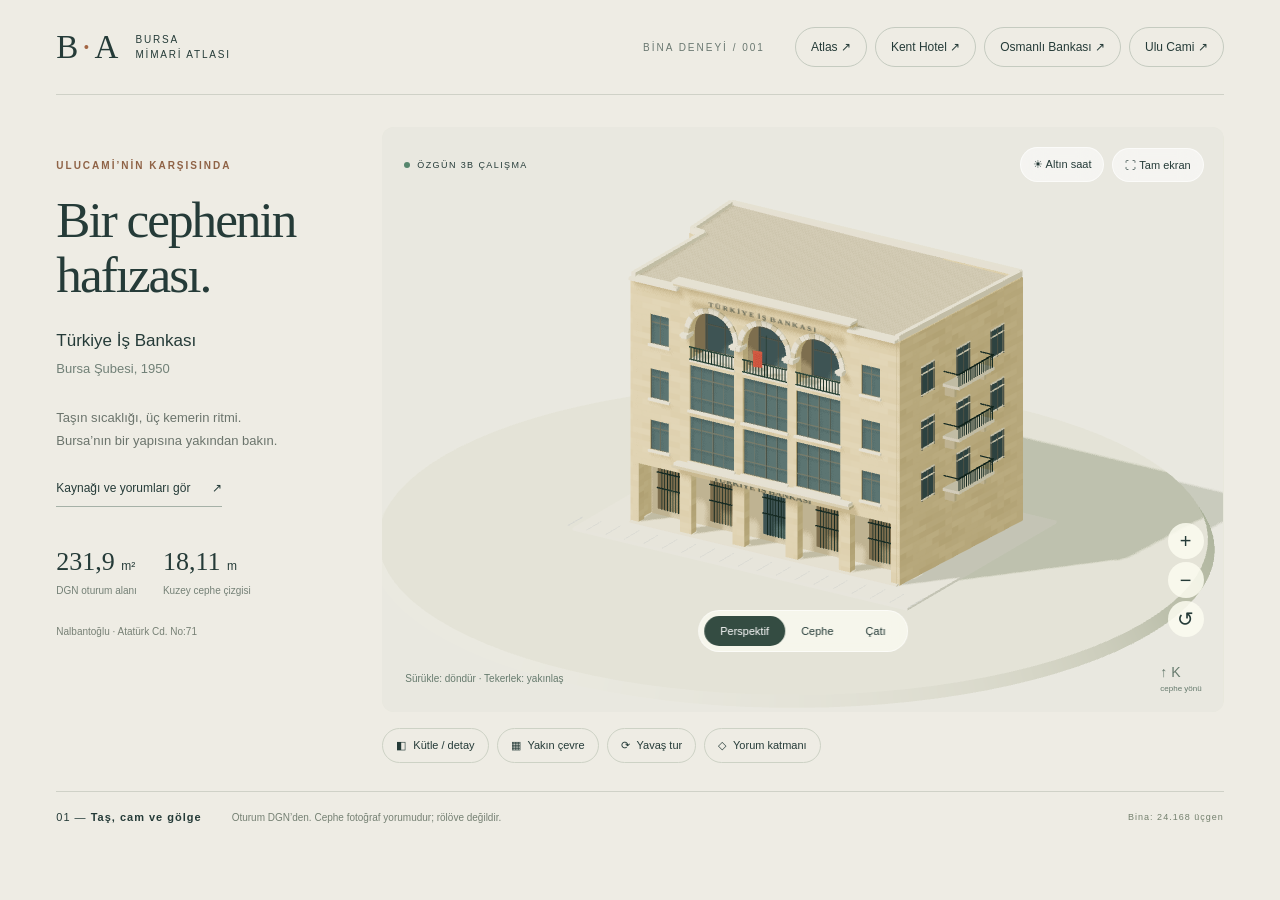
<file: docs/index.html>
<!doctype html><html lang="tr"><head><meta charset="utf-8"><meta name="viewport" content="width=device-width,initial-scale=1"><meta name="theme-color" content="#eeece4"><title>İş Bankası · Bursa Mimari Atlası</title><link rel="stylesheet" href="style.css"><link rel="stylesheet" href="mobile-scene.css"><script defer src="mobile-scene.js"></script><script type="importmap">{"imports":{"three":"./vendor/three.module.js"}}</script></head><body>
<header><a class="brand" href="birlikte.html">B<span>·</span>A <i>BURSA<br>MİMARİ ATLASI</i></a><span class="edition">BİNA DENEYİ / 001</span><nav class="building-links" aria-label="Bina geçişi"><a class="comparison" href="birlikte.html">Atlas ↗</a><a class="comparison" href="kent-hotel/">Kent Hotel ↗</a><a class="comparison" href="osmanli-bankasi/">Osmanlı Bankası ↗</a><a class="comparison" href="ulucami/">Ulu Cami ↗</a></nav></header>
<main><aside class="intro"><span class="eyebrow">ULUCAMİ’NİN KARŞISINDA</span><h1>Bir cephenin<br>hafızası.</h1><p class="subtitle">Türkiye İş Bankası<br><strong>Bursa Şubesi, 1950</strong></p><p class="description">Taşın sıcaklığı, üç kemerin ritmi.<br>Bursa’nın bir yapısına yakından bakın.</p><button class="source-link" id="sources">Kaynağı ve yorumları gör <span>↗</span></button><div class="numbers"><div><b>231,9 <small>m²</small></b><span>DGN oturum alanı</span></div><div><b>18,11 <small>m</small></b><span>Kuzey cephe çizgisi</span></div></div><p class="address">Nalbantoğlu · Atatürk Cd. No:71</p></aside>
<section class="stage" id="stage" aria-label="Etkileşimli bina modeli"><div id="canvas"></div><div id="loading" role="status">Bina hazırlanıyor…</div><div class="stage-top"><span class="tag"><i></i> ÖZGÜN 3B ÇALIŞMA</span><div class="stage-actions"><button id="light" aria-pressed="false">☀ Altın saat</button><button id="fullscreen" aria-label="Tam ekran" aria-pressed="false" title="Tam ekran">⛶ <span>Tam ekran</span></button></div></div><div id="split-labels" hidden><span>DGN kütlesi</span><span>Cephe yorumu</span></div><div id="split-line" hidden></div><div class="viewbar" aria-label="Kamera açıları"><button data-view="perspective" class="active">Perspektif</button><button data-view="front">Cephe</button><button data-view="roof">Çatı</button></div><div class="zoom"><button id="plus" aria-label="Yakınlaştır">+</button><button id="minus" aria-label="Uzaklaştır">−</button><button id="reset" aria-label="Görünümü sıfırla">↺</button></div><div class="stage-bottom"><span id="view-hint">Sürükle: döndür · Tekerlek: yakınlaş</span><span class="north">↑ K <small>cephe yönü</small></span></div></section>
<nav class="tools" aria-label="Model seçenekleri"><button id="compare" aria-pressed="false"><span>◧</span> Kütle / detay</button><button id="context" aria-pressed="false"><span>▦</span> Yakın çevre</button><button id="rotate" aria-pressed="false"><span>⟳</span> Yavaş tur</button><button id="evidence" aria-pressed="false"><span>◇</span> Yorum katmanı</button><label id="split-control" hidden>Karşılaştır <input id="split" type="range" min="15" max="85" value="50"></label></nav>
<footer><span>01 — <b>Taş, cam ve gölge</b></span><p>Oturum DGN’den. Cephe fotoğraf yorumudur; rölöve değildir.</p><span class="status" id="status">Yerel deney</span></footer></main>
<dialog id="source-dialog"><button class="close" id="close" aria-label="Kaynakları kapat">×</button><span class="eyebrow">NEYİ BİLİYORUZ?</span><h2>Ölçü ile yorum<br>aynı şey değildir.</h2><div class="evidence-row"><b>01 / Konum ve oturum</b><p>CBS 2025 verisindeki Bursa Şubesi noktası, DGN H22D07A3A / 1147 poligonunun içinde. Adres No:71. Yakındaki Setbaşı, Yeniyol ve Ziraat şubeleri bu yapı değildir. Tapu sınırı doğrulanmadı.</p></div><div class="evidence-row"><b>02 / Kaynağa dayalı görünüm</b><p>Holtay, 1950; taş kaplama, üç kemerli üst orta bölüm, geniş camlı iki orta kat, içe çekilmiş giriş portiği ve yan balkonlar mimarlık yayını ve cephe fotoğrafıyla desteklenir. Pencere ölçüleri fotoğraftan oranlanmıştır.</p></div><div class="evidence-row"><b>03 / Temsilî ayrıntılar</b><p>15,38 m, DGN üst kotu ile tahminî yerel zemin farkıdır; ölçülmüş cephe yüksekliği değildir. Çatı yüzeyi kaynak üst üçgenlerini izler; parapet ardı, arka cephe açıklıkları, balkon derinliği, taş derzleri, cam ve renkler yorumdur. Çevre de tarihsel DGN kütlesidir; güncel saha durumu değildir.</p></div><div class="source-photos"><figure class="source-photo"><img src="media/is-bankasi-2008-cankurtaran.jpg" alt="İş Bankası Bursa Şubesi ön cephesi ve yan balkonları, 2008 tarihli fotoğraf" loading="lazy"><figcaption><a href="https://commons.wikimedia.org/wiki/File:I%C5%9Fbankas%C4%B1,bursa_-_panoramio.jpg" target="_blank" rel="noopener">İş Bankası Bursa fotoğrafı ↗</a> · cankurtaran · 1 Mart 2008 · <a href="https://creativecommons.org/licenses/by/3.0" target="_blank" rel="noopener">CC BY 3.0 ↗</a> · Görsel değiştirilmedi. Güncel durum için kullanılamaz.</figcaption></figure><figure class="source-photo"><img src="media/is-bankasi-2017-antonina-vyshnevska.jpg" alt="İş Bankası Bursa Şubesi üç kemerli ön cephesi, 2017 tarihli fotoğraf" loading="lazy"><figcaption><a href="https://commons.wikimedia.org/wiki/File:%C4%B0%C5%9F_Bankas%C4%B1_Binas%C4%B1,_Bursa_2017-06-25_17.01.48_1791496710.jpg" target="_blank" rel="noopener">İş Bankası Bursa fotoğrafı ↗</a> · Antonina Vyshnevska · 25 Haziran 2017 · <a href="https://creativecommons.org/licenses/by-sa/4.0" target="_blank" rel="noopener">CC BY-SA 4.0 ↗</a> · Görsel küçültüldü. Güncel durum için kullanılamaz.</figcaption></figure></div><div class="source-list"><a href="https://dergipark.org.tr/tr/download/article-file/202905" target="_blank" rel="noopener">Kaprol · Bursa’da Mimari Gelişim, 2002 · s.180 ↗</a><a href="https://www.bursadakultur.org/images/anitsal.jpg" target="_blank" rel="noopener">İncelenen cephe fotoğrafı · Bursa’da Kültür ↗</a><a href="https://kulturenvanteri.com/yer/is-bankasi-binasi-bursa/" target="_blank" rel="noopener">Kültür Envanteri · Konum çapraz kontrolü ↗</a><button id="export" class="source-link">3B modeli indir (.glb) ↓</button><a href="building-sources.json" download>Bu binanın kaynak kaydı (.json) ↓</a><a href="building-data.json" download>Yerel geometri ve kaynak kimlikleri ↓</a></div><p class="fine">Fotoğraflar model dokusu olarak kullanılmadı. Kaynak penceresindeki 2008 ve 2017 fotoğrafları kaynak ve lisansları belirtilerek gösterilir. Yandex ekranları yalnızca sadeleştirme ve ışık dili için referanstır. Model özgün olarak kodla üretildi. İnceleme: 12 Ekim 2026.</p></dialog>
<script type="module" src="app.js"></script></body></html>
</file>
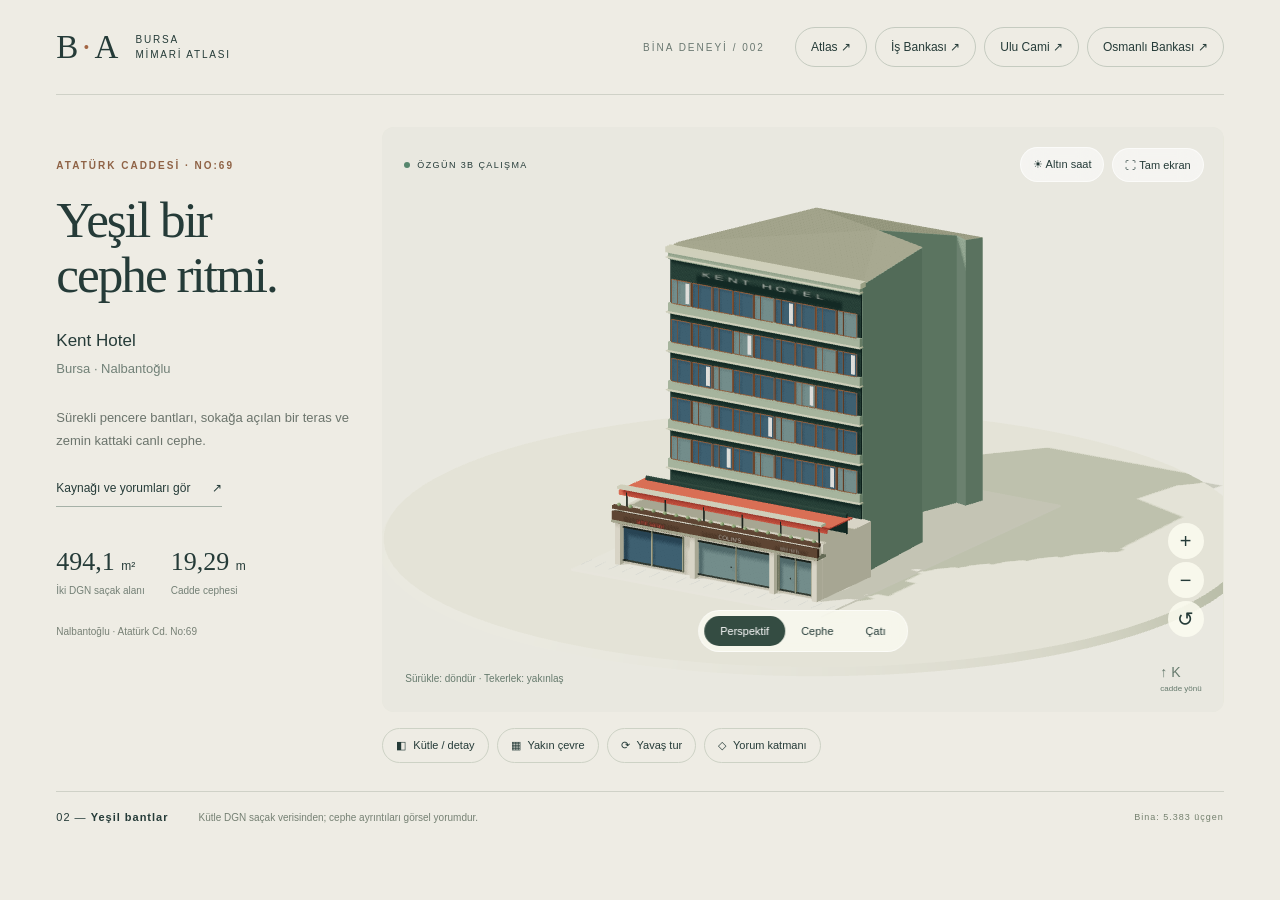
<file: docs/kent-hotel/index.html>
<!doctype html>
<html lang="tr">
<head>
 <meta charset="utf-8">
 <meta name="viewport" content="width=device-width,initial-scale=1">
 <meta name="theme-color" content="#eeece4">
 <title>Kent Hotel · Bursa Mimari Atlası</title>
 <link rel="stylesheet" href="style.css">
 <link rel="stylesheet" href="../mobile-scene.css">
 <script defer src="../mobile-scene.js"></script>
 <script type="importmap">{"imports":{"three":"./vendor/three.module.js"}}</script>
</head>
<body>
<header><a class="brand" href="../birlikte.html">B<span>·</span>A <i>BURSA<br>MİMARİ ATLASI</i></a><span class="edition">BİNA DENEYİ / 002</span><nav class="building-links" aria-label="Bina geçişi"><a class="comparison" href="../birlikte.html">Atlas ↗</a><a class="comparison" href="../">İş Bankası ↗</a><a class="comparison" href="../ulucami/">Ulu Cami ↗</a><a class="comparison" href="../osmanli-bankasi/">Osmanlı Bankası ↗</a></nav></header>
<main>
 <aside class="intro">
  <span class="eyebrow">ATATÜRK CADDESİ · NO:69</span>
  <h1>Yeşil bir<br>cephe ritmi.</h1>
  <p class="subtitle">Kent Hotel<br><strong>Bursa · Nalbantoğlu</strong></p>
  <p class="description">Sürekli pencere bantları, sokağa açılan bir teras ve zemin kattaki canlı cephe.</p>
  <button class="source-link" id="sources">Kaynağı ve yorumları gör <span>↗</span></button>
  <div class="numbers"><div><b>494,1 <small>m²</small></b><span>İki DGN saçak alanı</span></div><div><b>19,29 <small>m</small></b><span>Cadde cephesi</span></div></div>
  <p class="address">Nalbantoğlu · Atatürk Cd. No:69</p>
 </aside>
 <section class="stage" id="stage" aria-label="Etkileşimli Kent Hotel modeli">
  <div id="canvas"></div><div id="loading" role="status">Bina hazırlanıyor…</div>
  <div class="stage-top"><span class="tag"><i></i> ÖZGÜN 3B ÇALIŞMA</span><div class="stage-actions"><button id="light" aria-pressed="false">☀ Altın saat</button><button id="fullscreen" aria-label="Tam ekran" aria-pressed="false" title="Tam ekran">⛶ <span>Tam ekran</span></button></div></div>
  <div id="split-labels" hidden><span>DGN kütlesi</span><span>Cephe yorumu</span></div><div id="split-line" hidden></div>
  <div class="viewbar" aria-label="Kamera açıları"><button data-view="perspective" class="active">Perspektif</button><button data-view="front">Cephe</button><button data-view="roof">Çatı</button></div>
  <div class="zoom"><button id="plus" aria-label="Yakınlaştır">+</button><button id="minus" aria-label="Uzaklaştır">−</button><button id="reset" aria-label="Görünümü sıfırla">↺</button></div>
  <div class="stage-bottom"><span id="view-hint">Sürükle: döndür · Tekerlek: yakınlaş</span><span class="north">↑ K <small>cadde yönü</small></span></div>
 </section>
 <nav class="tools" aria-label="Model seçenekleri"><button id="compare" aria-pressed="false"><span>◧</span> Kütle / detay</button><button id="context" aria-pressed="false"><span>▦</span> Yakın çevre</button><button id="rotate" aria-pressed="false"><span>⟳</span> Yavaş tur</button><button id="evidence" aria-pressed="false"><span>◇</span> Yorum katmanı</button><label id="split-control" hidden>Karşılaştır <input id="split" type="range" min="15" max="85" value="50"></label></nav>
 <footer><span>02 — <b>Yeşil bantlar</b></span><p>Kütle DGN saçak verisinden; cephe ayrıntıları görsel yorumdur.</p><span class="status" id="status">Yerel deney</span></footer>
</main>
<dialog id="source-dialog">
 <button class="close" id="close" aria-label="Kaynakları kapat">×</button><span class="eyebrow">NEYİ BİLİYORUZ?</span><h2>Ölçü ile yorum<br>aynı şey değildir.</h2>
 <div class="evidence-row"><b>01 / Yapı kimliği ve düzeltme</b><p>Kent Hotel'in resmî adresi Atatürk Caddesi No:69. İş Bankası'nın DGN 1147 kütlesiyle ortak sınırı olan alçak 1148, mağaza ve teras cephesidir; arkasındaki yüksek 1146 otel bloğudur. CBS otel noktası doğu komşu 1145 içine kaymış olduğu için kütle seçimine alınmadı.</p></div>
 <div class="evidence-row"><b>02 / Kaynak geometri</b><p>DGN H22D07A3A kayıt 1146 ve 1148'in saçak alanları 350,4 + 143,7 m²; cadde cephesi 19,29 m. Üst kütlede 24,99 m, alçak kütlede 4,74 m kaynak üst kot farkı var; bunlar ölçülmüş cephe yüksekliği değildir.</p></div>
 <div class="evidence-row"><b>03 / Cephe gözlemi</b><p>Kullanıcının paylaştığı, Google Street View işaretli Fotoğraf 1–3 ekranlarında soldan sağa otel girişi, Colin's ve Simit Sarayı; üstte teras ve yeşil cepheli otel bloğu görülüyor. Bu düzen DGN'deki öndeki 1148 ve gerideki 1146 ile eşleşiyor. Fotoğraflar model dokusuna kopyalanmadı.</p></div>
 <div class="evidence-row"><b>04 / Temsilî ayrıntılar</b><p>Pencere ve kapı modül boyutları, tente çıkması, tabela tipografisi, yan/arka cephe açıklıkları ve görünmeyen çatı ayrıntıları ölçülü değildir. Yorum katmanı çatı ve arka yüzeyi işaretler.</p></div>
 <div class="source-list"><a href="https://www.kenthotelbursa.com/Iletisim.html" target="_blank" rel="noopener">Kent Hotel · Resmî adres sayfası ↗</a><a href="building-sources.json" download>Bu binanın kaynak kaydı (.json) ↓</a><button id="export" class="source-link">3B modeli indir (.glb) ↓</button><a href="building-data.json" download>Yerel geometri ve kaynak kimlikleri ↓</a></div>
 <p class="fine">Üç Google Street View ekranı bu konuşmada kullanıcı tarafından sağlandı; kesin panorama bağlantısı ve çekim tarihi bilinmiyor, görseller burada yeniden dağıtılmıyor. Mağaza adları ve renkleri zamanla değişebilir. Bu çalışma rölöve veya güncel saha taraması değildir.</p>
</dialog>
<script type="module" src="app.js"></script>
</body>
</html>
</file>
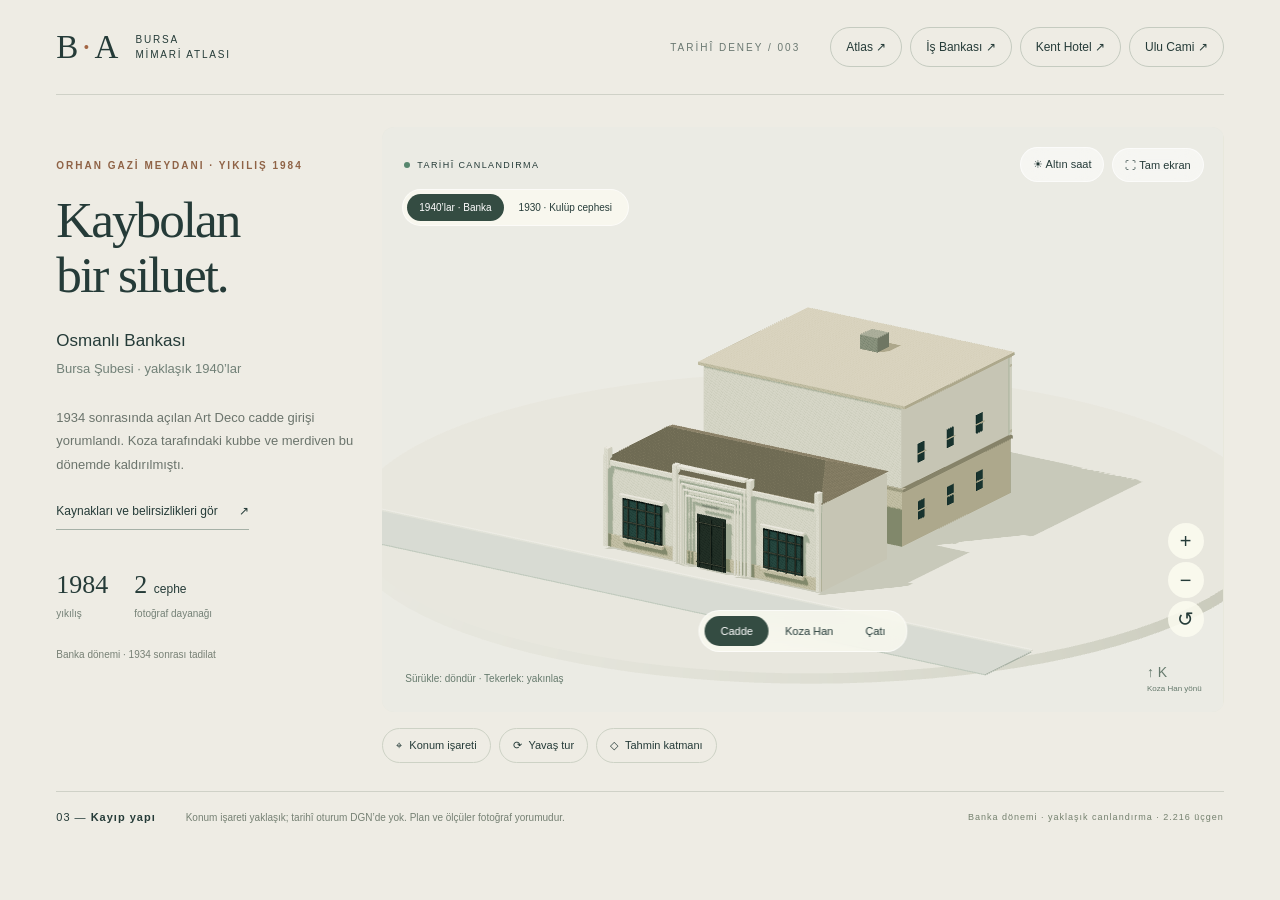
<file: docs/osmanli-bankasi/index.html>
<!doctype html>
<html lang="tr">
<head>
 <meta charset="utf-8"><meta name="viewport" content="width=device-width,initial-scale=1"><meta name="theme-color" content="#eeece4">
 <title>İttihat ve Terakki Kulübü / Osmanlı Bankası · Bursa Mimari Atlası</title>
 <link rel="stylesheet" href="style.css">
 <link rel="stylesheet" href="../mobile-scene.css">
 <script defer src="../mobile-scene.js"></script>
 <script type="importmap">{"imports":{"three":"./vendor/three.module.js"}}</script>
</head>
<body>
<header><a class="brand" href="../birlikte.html">B<span>·</span>A <i>BURSA<br>MİMARİ ATLASI</i></a><span class="edition">TARİHÎ DENEY / 003</span><nav class="building-links" aria-label="Bina geçişi"><a class="comparison" href="../birlikte.html">Atlas ↗</a><a class="comparison" href="../">İş Bankası ↗</a><a class="comparison" href="../kent-hotel/">Kent Hotel ↗</a><a class="comparison" href="../ulucami/">Ulu Cami ↗</a></nav></header>
<main>
 <aside class="intro"><span class="eyebrow">ORHAN GAZİ MEYDANI · YIKILIŞ 1984</span><h1>Kaybolan<br>bir siluet.</h1><p class="subtitle"><span id="era-name">Osmanlı Bankası</span><br><strong id="era-detail">Bursa Şubesi · yaklaşık 1940’lar</strong></p><p class="description" id="era-description">1934 sonrasında açılan Art Deco cadde girişi yorumlandı. Koza tarafındaki kubbe ve merdiven bu dönemde kaldırılmıştı.</p><button class="source-link" id="sources">Kaynakları ve belirsizlikleri gör <span>↗</span></button><div class="numbers"><div><b>1984</b><span>yıkılış</span></div><div><b>2 <small>cephe</small></b><span>fotoğraf dayanağı</span></div></div><p class="address" id="era-note">Banka dönemi · 1934 sonrası tadilat</p></aside>
 <section class="stage" id="stage" aria-label="Osmanlı Bankası tarihî canlandırma modeli"><div id="canvas"></div><div id="loading" role="status">Tarihî model hazırlanıyor…</div><div class="stage-top"><span class="tag"><i></i> TARİHÎ CANLANDIRMA</span><div class="stage-actions"><button id="light" aria-pressed="false">☀ Altın saat</button><button id="fullscreen" aria-label="Tam ekran" aria-pressed="false" title="Tam ekran">⛶ <span>Tam ekran</span></button></div></div><div class="era-switch" aria-label="Tarih dönemi"><button data-era="bank" class="active">1940’lar · Banka</button><button data-era="club">1930 · Kulüp cephesi</button></div><div class="viewbar" aria-label="Kamera açıları"><button data-view="street" class="active">Cadde</button><button data-view="koza">Koza Han</button><button data-view="roof">Çatı</button></div><div class="zoom"><button id="plus" aria-label="Yakınlaştır">+</button><button id="minus" aria-label="Uzaklaştır">−</button><button id="reset" aria-label="Görünümü sıfırla">↺</button></div><div class="stage-bottom"><span id="view-hint">Sürükle: döndür · Tekerlek: yakınlaş</span><span class="north">↑ K <small>Koza Han yönü</small></span></div></section>
 <nav class="tools" aria-label="Model seçenekleri"><button id="site" aria-pressed="false"><span>⌖</span> Konum işareti</button><button id="rotate" aria-pressed="false"><span>⟳</span> Yavaş tur</button><button id="evidence" aria-pressed="false"><span>◇</span> Tahmin katmanı</button></nav>
 <footer><span>03 — <b>Kayıp yapı</b></span><p>Konum işareti yaklaşık; tarihî oturum DGN’de yok. Plan ve ölçüler fotoğraf yorumudur.</p><span class="status" id="status">Yerel deney</span></footer>
</main>
<dialog id="source-dialog"><button class="close" id="close" aria-label="Kaynakları kapat">×</button><span class="eyebrow">NEYİ BİLİYORUZ?</span><h2>Fotoğraf var;<br>rölöve yok.</h2>
 <div class="evidence-row"><b>01 / Konum</b><p>Kültür Envanteri Osmanlı Bankası 447812 işareti 40.1836395° K, 29.0631853° D; Kulüp 421679 işareti 40.1836560° K, 29.0636598° D noktasındadır. Aralarında yaklaşık 40,5 m vardır. SALT ikisini aynı bina olarak belgeler; iki işaretten hiçbiri kesin oturum değildir. Model ilk işaret çevresine, güncel cadde doğrultusuyla yerleştirildi.</p></div>
 <div class="evidence-row"><b>02 / Tarih</b><p>SALT’a göre banka şubesi 1875’te açıldı; fotoğraftaki yapı 20. yüzyıl başına tarihlenebilir. İttihat ve Terakki Cemiyeti yapıyı 1917’de satın aldı; banka alt katta kiracı kaldı. 1934’te Koza Han tarafındaki merdiven ve kubbe kaldırıldı, caddeye Art Deco giriş açıldı. Bina Eylül 1984’te yıkıldı.</p></div>
 <div class="evidence-row"><b>03 / İki belgeli cephe</b><p>1930 tarihli SALT arşiv fotoğrafı kulüp izlerini taşıyan 1934 öncesi Koza Han cephesini, sivri kemeri, merdiveni ve kubbeyi gösterir. İhsan Celal Antel’in 1940’lar fotoğrafı 1934 sonrası cadde girişini gösterir. İki fotoğraf <em>aynı zamandaki iki cephe</em> olarak birleştirilmedi; üstteki tarih düğmeleri birbirini izleyen durumları açar.</p></div>
 <div class="evidence-row"><b>04 / Tahminî geometri</b><p>18,5 m ön cephe, 25,5 m toplam plan derinliği, kat yükseklikleri, iki kanadın bağlantısı ve kubbe ölçüleri fotoğraf oranlarından ve harita konumundan yaklaşık seçildi; DGN ölçüsü değildir. Çatı ile görünmeyen bağlantı kütlesi kehribar katmanda işaretlenir.</p></div>
 <div class="source-list"><a href="https://kulturenvanteri.com/yer/osmanli-bankasi-bursa/" target="_blank" rel="noopener">Kültür Envanteri · Osmanlı Bankası, Bursa ↗</a><a href="https://kulturenvanteri.com/yer/bursa-ittihat-ve-terakki-kulubu/" target="_blank" rel="noopener">Kültür Envanteri · İttihat ve Terakki Kulübü ↗</a><a href="https://saltonline.org/tr/osmanli-bankasi-nin-bursa-daki-tarihi-2776" target="_blank" rel="noopener">SALT · Osmanlı Bankası’nın Bursa’daki Tarihi ↗</a><a href="https://saltonline.org/assets/943820d7-a24b-4af1-9bc2-ddbe02dc9ae1?fit=contain&amp;format=webp&amp;quality=75&amp;width=3840" target="_blank" rel="noopener">SALT arşivi · 1930 Koza Han cephesi ↗</a><a href="https://saltonline.org/assets/93e585d1-f150-4489-821e-fb2538387c43?fit=contain&amp;format=webp&amp;quality=75&amp;width=3840" target="_blank" rel="noopener">SALT arşivi · 1940’lar cadde cephesi ↗</a><a href="building-sources.json" download>Bu binanın kaynak kaydı (.json) ↓</a><button id="export" class="source-link">Seçili dönemi 3B indir (.glb) ↓</button><a href="building-data.json" download>Tahminî plan ve konum yöntemi ↓</a></div>
 <p class="fine">Arşiv fotoğrafları burada yeniden dağıtılmadı veya model dokusu yapılmadı; yalnız özgün bağlantıları ve kredileri verilir. Bu iki envanter kaydı aynı yapının farklı dönemleridir. Cadde cephesinin kulüp dönemindeki düzeni ve kuzey cephenin 1934 sonrası dükkân ayrıntısı belgelenmedi; bu yüzeyler şematik canlandırmadır.</p>
</dialog>
<script type="module" src="app.js?v=stairs-1"></script>
</body>
</html>
</file>
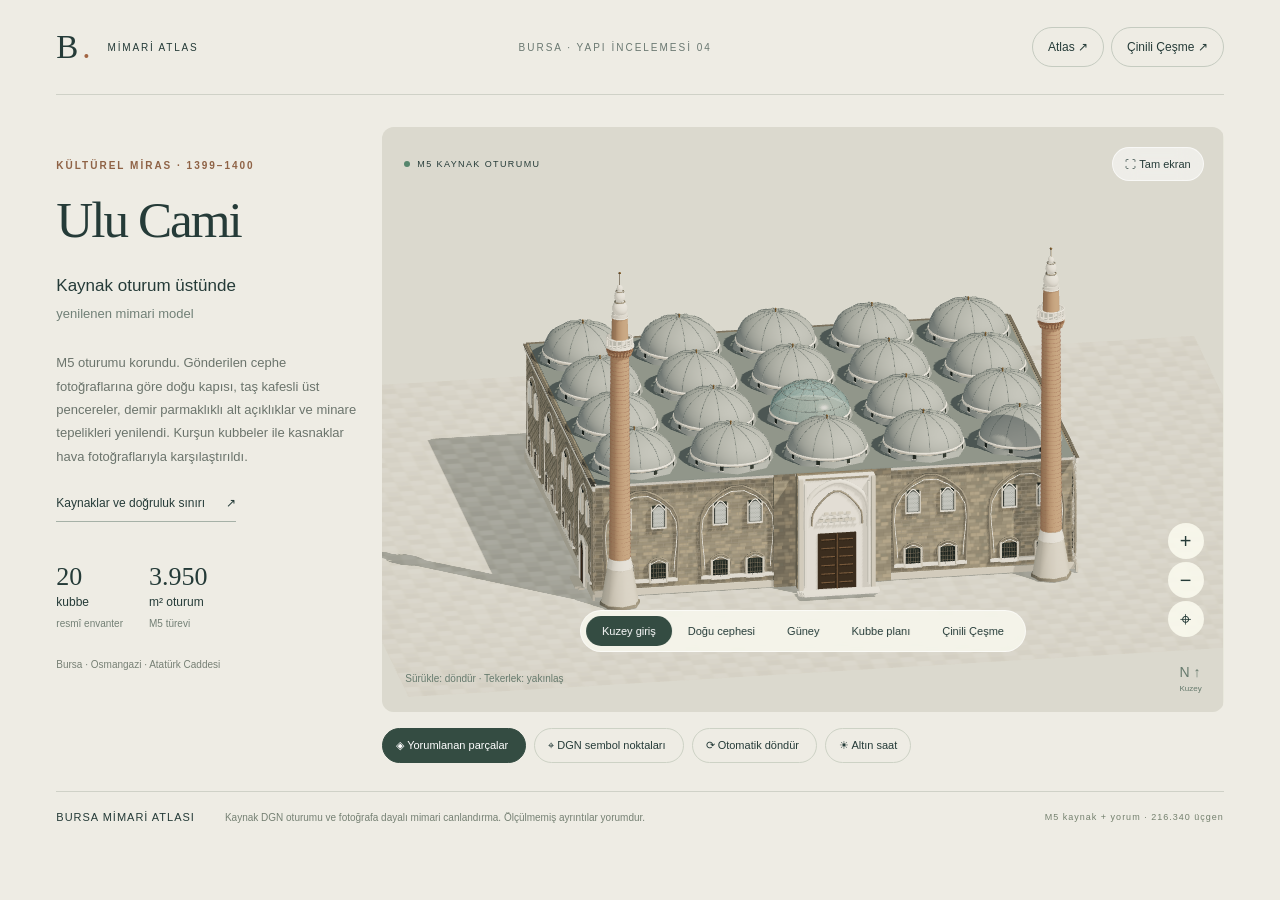
<file: docs/ulucami/index.html>
<!doctype html>
<html lang="tr">
<head>
  <meta charset="utf-8"><meta name="viewport" content="width=device-width,initial-scale=1,viewport-fit=cover">
  <meta name="theme-color" content="#ecece4"><title>Bursa Ulu Cami · Bursa Mimari Atlası</title>
  <link rel="stylesheet" href="style.css">
  <link rel="stylesheet" href="../mobile-scene.css">
  <script defer src="../mobile-scene.js"></script>
  <script type="importmap">{"imports":{"three":"./vendor/three.module.js"}}</script>
</head>
<body>
<header><a class="brand" href="../birlikte.html">B<span>.</span><i>MİMARİ ATLAS</i></a><span class="edition">BURSA · YAPI İNCELEMESİ 04</span><nav class="building-links"><a class="comparison" href="../birlikte.html">Atlas ↗</a><a class="comparison" href="?focus=cesme">Çinili Çeşme ↗</a></nav></header>
<main>
  <section class="intro"><span class="eyebrow" id="intro-eyebrow">KÜLTÜREL MİRAS · 1399–1400</span><h1 id="intro-title">Ulu Cami</h1><p class="subtitle" id="intro-subtitle">Kaynak oturum üstünde<br><strong>yenilenen mimari model</strong></p><p class="description" id="intro-description">M5 oturumu korundu. Gönderilen cephe fotoğraflarına göre doğu kapısı, taş kafesli üst pencereler, demir parmaklıklı alt açıklıklar ve minare tepelikleri yenilendi. Kurşun kubbeler ile kasnaklar hava fotoğraflarıyla karşılaştırıldı.</p><button class="source-link" id="sources">Kaynaklar ve doğruluk sınırı <span>↗</span></button><div class="numbers"><div><b>20</b><small>kubbe</small><span>resmî envanter</span></div><div><b>3.950</b><small>m² oturum</small><span>M5 türevi</span></div></div><p class="address">Bursa · Osmangazi · Atatürk Caddesi</p></section>
  <section class="stage" id="stage" aria-label="Bursa Ulu Cami üç boyutlu modeli"><div id="canvas"></div><div id="loading">3B görünüm hazırlanıyor…</div>
    <div class="stage-top"><span class="tag"><i></i> M5 KAYNAK OTURUMU</span><div class="stage-actions"><button id="fullscreen" type="button" aria-label="Tam ekran" aria-pressed="false">⛶ <span>Tam ekran</span></button></div></div>
    <div class="viewbar" role="group" aria-label="Bakış açısı"><button class="active" data-view="north">Kuzey giriş</button><button data-view="east">Doğu cephesi</button><button data-view="south">Güney</button><button data-view="roof">Kubbe planı</button><button data-view="fountain">Çinili Çeşme</button></div>
    <div class="zoom"><button id="plus" title="Yakınlaştır">+</button><button id="minus" title="Uzaklaştır">−</button><button id="reset" title="Bakışı sıfırla">⌖</button></div>
    <div class="stage-bottom"><span id="view-hint">Sürükle: döndür · Tekerlek: yakınlaş</span><span class="north">N ↑<small>Kuzey</small></span></div>
  </section>
  <div class="tools"><button id="roof" aria-label="Yorumlanan parçaları göster veya gizle" aria-pressed="true">◈ <span>Yorumlanan parçalar</span></button><button id="site" aria-label="DGN minare sembol noktalarını göster veya gizle" aria-pressed="false">⌖ <span>DGN sembol noktaları</span></button><button id="rotate" aria-label="Otomatik döndürmeyi aç veya kapat" aria-pressed="false">⟳ <span>Otomatik döndür</span></button><button id="light" aria-label="Işık durumunu değiştir" aria-pressed="false">☀ Altın saat</button></div>
  <footer><span>BURSA MİMARİ ATLASI</span><p>Kaynak DGN oturumu ve fotoğrafa dayalı mimari canlandırma. Ölçülmemiş ayrıntılar yorumdur.</p><span class="status" id="status">Yükleniyor</span></footer>
</main>
<dialog id="source-dialog"><button id="close" class="close" aria-label="Kapat">×</button><span class="eyebrow">MODEL KAYNAKLARI</span><h2>Neyi biliyoruz?</h2><div class="evidence-row"><b>DGN ile bağlı Ulu Cami</b><p>H22D07A3A kayıt 4524 ile H22D07A4B kayıt 2333 birleşik yapı oturumu: 3.950,455 m². Çatı üst kotu yerel türetilmiş zemine göre 17,4424 m. İki minarenin ayrı DGN sembol noktası bulunur. Cephe yüksekliği ve minare uçları doğrulanmış rölöve değildir.</p></div><div class="evidence-row"><b>Fotoğrafa dayalı mimari görünüş</b><p>Doğu kapısı minareye yakın aksa taşındı; üst taş kafes ve alt demir parmaklık ayrıldı. Kullanıcının sağladığı kuzey ve hava fotoğraflarına göre taş minare tepelikleri, şerefeler, kubbe kasnakları ve kurşun örtü yeniden işlendi. M5 oturumu korunur; açıklıklar duvar üzerindeki görsel yorumdur. Kapı/pencere ölçüleri ve bezeme rölöve değildir.</p></div><div class="evidence-row"><b>Mecidiye Çeşme-i Âlîsi / Çinili Çeşme</b><p>Ulu Cami’nin güneybatı köşesinde 1903’te yapıldı, 1959–60’ta kaldırıldı, 1993–94’te yeniden kuruldu. Model bugünkü yeniden yapımı gösterir. Envanter işareti yaklaşık olduğundan çeşme modeli, cami duvarıyla çakışmaması için işaretin yaklaşık 5 m güneybatısına yerleştirildi. Dört yüz, üç mermer yalak, doğu bakım kapağı, çinili aynalar ve ahşap taşıyıcılı bakır saçak kaynaklıdır; ölçü ve bezeme ayrıntıları yorumdur.</p></div><div class="source-list"><a href="https://www.kulturportali.gov.tr/turkiye/bursa/kulturenvanteri/ulu-cami" target="_blank" rel="noopener">Kültür Portalı · Ulu Cami ↗</a><a href="https://alanbaskanligi.bursa.bel.tr/ulu-cami/" target="_blank" rel="noopener">Bursa Alan Başkanlığı · Ulu Cami ve Çinili Çeşme ↗</a><a href="https://islamicart.museumwnf.org/database_item.php?id=monument%3BISL%3Btr%3BMon01%3B16%3Ben" target="_blank" rel="noopener">Museum With No Frontiers · kuzey taçkapı fotoğrafı ↗</a><a href="https://www.kulturportali.gov.tr/turkiye/bursa/kulturenvanteri/ulu-cami-cinili-cesme" target="_blank" rel="noopener">Kültür Portalı · Çinili Çeşme envanteri ↗</a><a href="https://kulturenvanteri.com/yer/mecidiye-cesme-i-alisi-bursa/" target="_blank" rel="noopener">Kültür Envanteri · Mecidiye Çeşmesi, KE195600 ↗</a><a href="Bursa-Ulu-Cami-M5-yorum.glb" download>Ulu Cami ve çeşme 3B modeli (.glb) ↓</a><a href="Mecidiye-Cinili-Cesme-Bursa.glb" download>Yalnız çeşme 3B modeli (.glb) ↓</a><button id="export" class="source-link">Modeli yeniden üret (.glb) ↓</button><button id="export-fountain" class="source-link">Yalnız çeşmeyi yeniden üret (.glb) ↓</button><a href="fotograflar.html">Cephe fotoğrafları ve kaynakları ↗</a><a href="building-data.json" download>Geometri ve DGN kimlikleri (.json) ↓</a><a href="building-sources.json" download>Kaynak ve belirsizlik kaydı (.json) ↓</a></div><p class="fine">Kaynak fotoğraflar model dokusu olarak kullanılmadı. İnceleme: 12 Ekim 2026.</p></dialog>
<script type="module" src="app.js"></script></body></html>
</file>
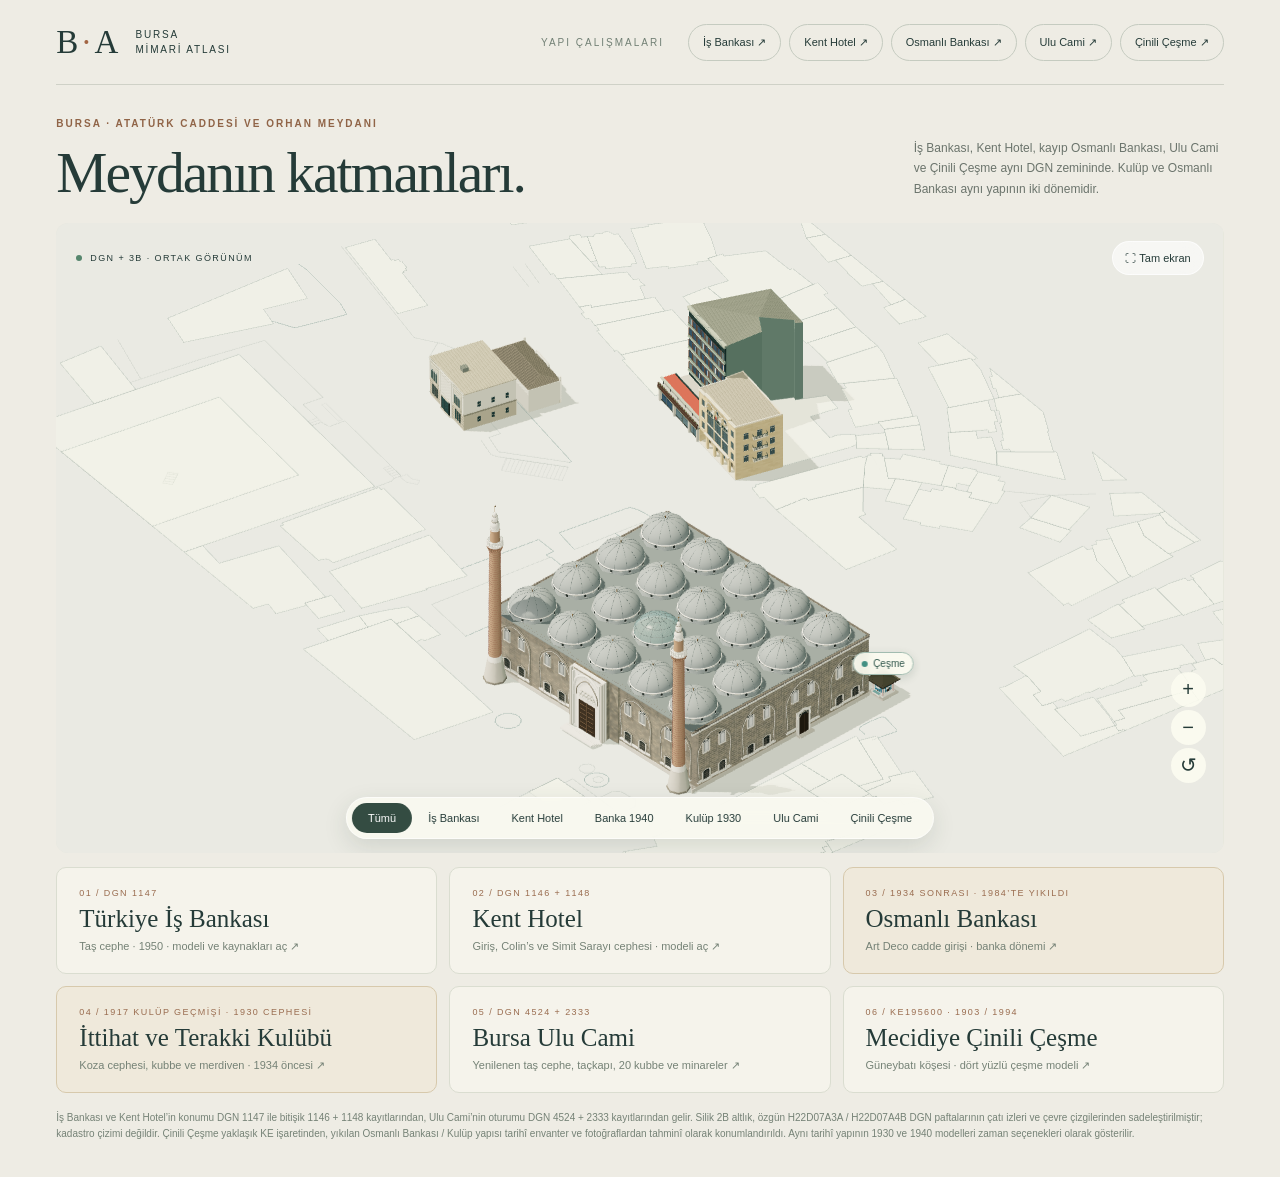
<file: docs/birlikte.html>
<!doctype html>
<html lang="tr">
<head>
 <meta charset="utf-8">
 <meta name="viewport" content="width=device-width,initial-scale=1">
 <meta name="theme-color" content="#eeece4">
 <title>Bursa Mimari Atlası · yapı modelleri</title>
 <link rel="stylesheet" href="birlikte.css?v=all-models-2">
 <script type="importmap">{"imports":{"three":"./vendor/three.module.js"}}</script>
</head>
<body>
 <header><a class="brand" href="birlikte.html">B<span>·</span>A <i>BURSA<br>MİMARİ ATLASI</i></a><span class="edition">YAPI ÇALIŞMALARI</span><nav aria-label="Yapı sayfaları"><a href="./">İş Bankası ↗</a><a href="kent-hotel/">Kent Hotel ↗</a><a href="osmanli-bankasi/">Osmanlı Bankası ↗</a><a href="ulucami/">Ulu Cami ↗</a><a href="ulucami/?focus=cesme">Çinili Çeşme ↗</a></nav><details class="mobile-pages"><summary>Yapılar <span aria-hidden="true">⌄</span></summary><div><a href="./">İş Bankası</a><a href="kent-hotel/">Kent Hotel</a><a href="osmanli-bankasi/">Osmanlı Bankası</a><a href="ulucami/">Ulu Cami</a><a href="ulucami/?focus=cesme">Çinili Çeşme</a></div></details></header>
 <main>
  <div class="heading"><div><span class="eyebrow">BURSA · ATATÜRK CADDESİ VE ORHAN MEYDANI</span><h1>Meydanın katmanları.</h1></div><p>İş Bankası, Kent Hotel, kayıp Osmanlı Bankası, Ulu Cami ve Çinili Çeşme aynı DGN zemininde. Kulüp ve Osmanlı Bankası aynı yapının iki dönemidir.</p></div>
  <section id="stage" class="stage" aria-label="Bütün yapı modelleri ve DGN altlığı aynı sahnede"><div id="canvas"></div><div id="loading" role="status">Meydan hazırlanıyor…</div><div class="stage-top"><span class="tag"><i></i> DGN + 3B · ORTAK GÖRÜNÜM</span><button id="fullscreen" aria-label="Tam ekran" aria-pressed="false">⛶ <span>Tam ekran</span></button></div><div id="historic-notice" class="historic-notice" hidden>1940’LAR BANKA DÖNEMİ · 1934 TADİLATI SONRASI · TAHMİNÎ PLAN</div><button id="fountain-pin" class="map-pin" aria-label="Çinili Çeşme’ye yaklaş" hidden>Çeşme</button><div class="viewbar" role="group" aria-label="Yapı odağı"><button data-focus="all" class="active" aria-pressed="true">Tümü</button><button data-focus="bank" aria-pressed="false"><span class="long-label">İş Bankası</span><span class="short-label">İş</span></button><button data-focus="hotel" aria-pressed="false"><span class="long-label">Kent Hotel</span><span class="short-label">Kent</span></button><button data-focus="ottoman" aria-pressed="false"><span class="long-label">Banka 1940</span><span class="short-label">Banka</span></button><button data-focus="club" aria-pressed="false"><span class="long-label">Kulüp 1930</span><span class="short-label">Kulüp</span></button><button data-focus="ulu" aria-pressed="false"><span class="long-label">Ulu Cami</span><span class="short-label">Cami</span></button><button data-focus="fountain" aria-pressed="false"><span class="long-label">Çinili Çeşme</span><span class="short-label">Çeşme</span></button></div><div class="zoom"><button id="plus" aria-label="Yakınlaştır">+</button><button id="minus" aria-label="Uzaklaştır">−</button><button id="reset" aria-label="Tümünü göster">↺</button></div><div class="stage-bottom"><span>Sürükle: döndür · Tekerlek: yakınlaş</span><span>↑ Atatürk Cd.</span></div></section>
  <div class="cards"><a class="card" href="./"><span>01 / DGN 1147</span><strong>Türkiye İş Bankası</strong><small>Taş cephe · 1950 · modeli ve kaynakları aç ↗</small></a><a class="card" href="kent-hotel/"><span>02 / DGN 1146 + 1148</span><strong>Kent Hotel</strong><small>Giriş, Colin’s ve Simit Sarayı cephesi · modeli aç ↗</small></a><a class="card historic" href="osmanli-bankasi/"><span>03 / 1934 SONRASI · 1984’TE YIKILDI</span><strong>Osmanlı Bankası</strong><small>Art Deco cadde girişi · banka dönemi ↗</small></a><a class="card historic" href="osmanli-bankasi/?era=club"><span>04 / 1917 KULÜP GEÇMİŞİ · 1930 CEPHESİ</span><strong>İttihat ve Terakki Kulübü</strong><small>Koza cephesi, kubbe ve merdiven · 1934 öncesi ↗</small></a><a class="card ulucami" href="ulucami/"><span>05 / DGN 4524 + 2333</span><strong>Bursa Ulu Cami</strong><small>Yenilenen taş cephe, taçkapı, 20 kubbe ve minareler ↗</small></a><a class="card fountain" href="ulucami/?focus=cesme"><span>06 / KE195600 · 1903 / 1994</span><strong>Mecidiye Çinili Çeşme</strong><small>Güneybatı köşesi · dört yüzlü çeşme modeli ↗</small></a></div>
  <p class="note">İş Bankası ve Kent Hotel’in konumu DGN 1147 ile bitişik 1146 + 1148 kayıtlarından, Ulu Cami’nin oturumu DGN 4524 + 2333 kayıtlarından gelir. Silik 2B altlık, özgün H22D07A3A / H22D07A4B DGN paftalarının çatı izleri ve çevre çizgilerinden sadeleştirilmiştir; kadastro çizimi değildir. Çinili Çeşme yaklaşık KE işaretinden, yıkılan Osmanlı Bankası / Kulüp yapısı tarihî envanter ve fotoğraflardan tahminî olarak konumlandırıldı. Aynı tarihî yapının 1930 ve 1940 modelleri zaman seçenekleri olarak gösterilir.</p>
 </main>
 <script type="module" src="birlikte.js?v=all-models-2"></script>
</body>
</html>
</file>
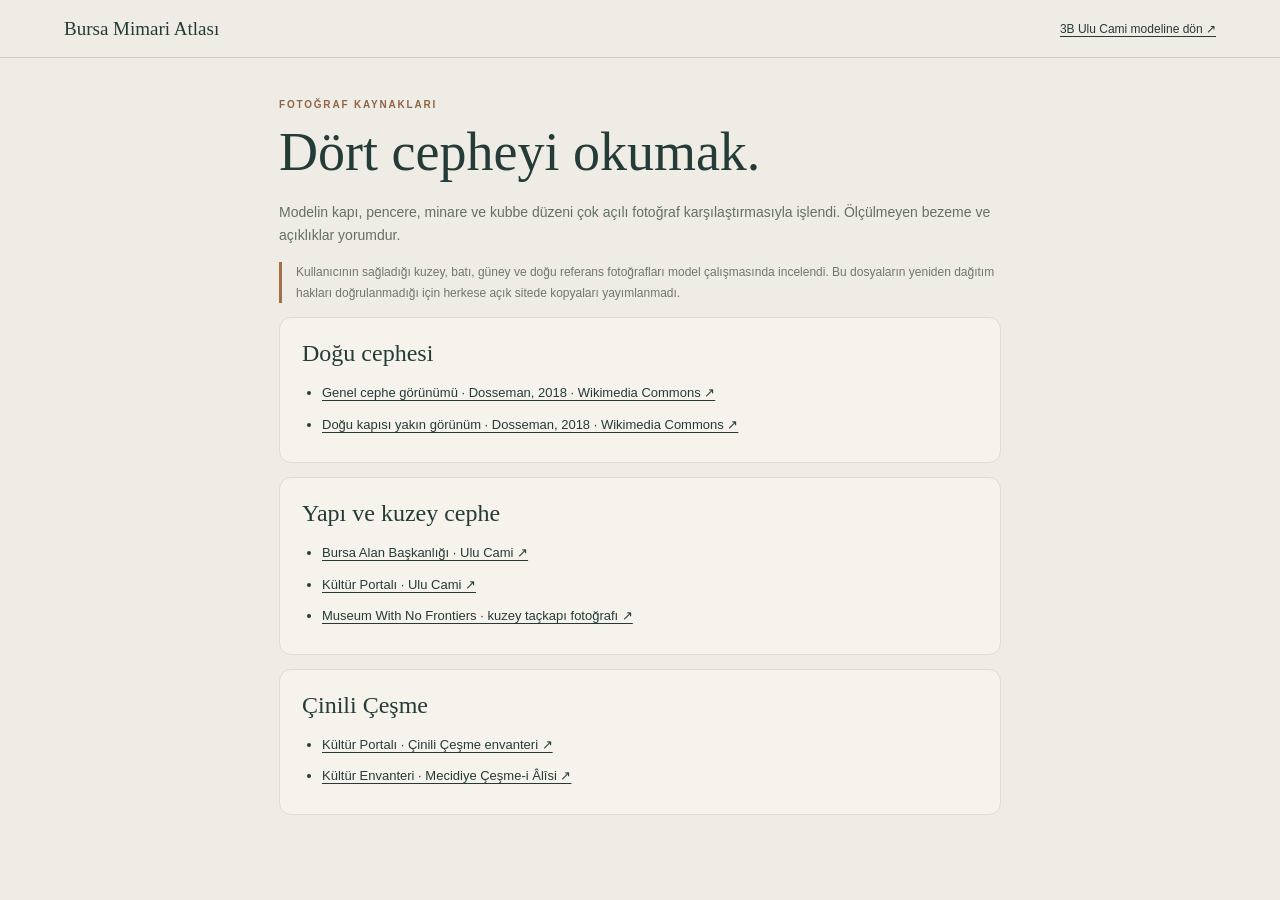
<file: docs/ulucami/fotograflar.html>
<!doctype html>
<html lang="tr">
<head>
  <meta charset="utf-8">
  <meta name="viewport" content="width=device-width,initial-scale=1">
  <meta name="theme-color" content="#eeece4">
  <title>Ulu Cami · Fotoğraf kaynakları</title>
  <style>
    :root{font-family:Arial,Helvetica,sans-serif;color:#253b38;background:#eeece4}*{box-sizing:border-box}body{margin:0}a{color:inherit;text-underline-offset:3px}header{height:58px;padding:0 5%;display:flex;align-items:center;justify-content:space-between;border-bottom:1px solid #cfd1c7}header b{font:19px Georgia,serif}header a{font-size:12px}main{max-width:850px;margin:auto;padding:36px 5% 60px}.eyebrow{font-size:10px;letter-spacing:1.8px;color:#906447;font-weight:bold}h1{font:normal clamp(34px,6vw,54px)/1.05 Georgia,serif;margin:12px 0 20px}p{font-size:14px;line-height:1.7;color:#647067}section{background:#f5f3eb;border:1px solid #daddd0;border-radius:12px;padding:22px;margin:14px 0}h2{font:24px Georgia,serif;margin:0 0 10px}ul{margin:0;padding-left:20px}li{padding:6px 0;font-size:13px;line-height:1.5}.note{font-size:12px;color:#6e786e;border-left:3px solid #a56d48;padding-left:14px}
  </style>
</head>
<body>
  <header><b>Bursa Mimari Atlası</b><a href="./">3B Ulu Cami modeline dön ↗</a></header>
  <main>
    <span class="eyebrow">FOTOĞRAF KAYNAKLARI</span>
    <h1>Dört cepheyi okumak.</h1>
    <p>Modelin kapı, pencere, minare ve kubbe düzeni çok açılı fotoğraf karşılaştırmasıyla işlendi. Ölçülmeyen bezeme ve açıklıklar yorumdur.</p>
    <p class="note">Kullanıcının sağladığı kuzey, batı, güney ve doğu referans fotoğrafları model çalışmasında incelendi. Bu dosyaların yeniden dağıtım hakları doğrulanmadığı için herkese açık sitede kopyaları yayımlanmadı.</p>
    <section><h2>Doğu cephesi</h2><ul>
      <li><a href="https://commons.wikimedia.org/wiki/File:Grand_Mosque_of_Bursa_at_East_exterior_side_in_2018_7564.jpg" target="_blank" rel="noopener">Genel cephe görünümü · Dosseman, 2018 · Wikimedia Commons ↗</a></li>
      <li><a href="https://commons.wikimedia.org/wiki/File:Grand_Mosque_of_Bursa_at_East_exterior_side_in_2018_7526.jpg" target="_blank" rel="noopener">Doğu kapısı yakın görünüm · Dosseman, 2018 · Wikimedia Commons ↗</a></li>
    </ul></section>
    <section><h2>Yapı ve kuzey cephe</h2><ul>
      <li><a href="https://alanbaskanligi.bursa.bel.tr/ulu-cami/" target="_blank" rel="noopener">Bursa Alan Başkanlığı · Ulu Cami ↗</a></li>
      <li><a href="https://www.kulturportali.gov.tr/turkiye/bursa/kulturenvanteri/ulu-cami" target="_blank" rel="noopener">Kültür Portalı · Ulu Cami ↗</a></li>
      <li><a href="https://islamicart.museumwnf.org/database_item.php?id=monument%3BISL%3Btr%3BMon01%3B16%3Ben" target="_blank" rel="noopener">Museum With No Frontiers · kuzey taçkapı fotoğrafı ↗</a></li>
    </ul></section>
    <section><h2>Çinili Çeşme</h2><ul>
      <li><a href="https://www.kulturportali.gov.tr/turkiye/bursa/kulturenvanteri/ulu-cami-cinili-cesme" target="_blank" rel="noopener">Kültür Portalı · Çinili Çeşme envanteri ↗</a></li>
      <li><a href="https://kulturenvanteri.com/yer/mecidiye-cesme-i-alisi-bursa/" target="_blank" rel="noopener">Kültür Envanteri · Mecidiye Çeşme-i Âlîsi ↗</a></li>
    </ul></section>
  </main>
</body>
</html>
</file>
<file: docs/style.css>
:root{font-family:Arial,Helvetica,sans-serif;color:#253b38;background:#eeece4;font-synthesis:none}*{box-sizing:border-box}body{margin:0}button,a,input{-webkit-tap-highlight-color:transparent}button,a{color:inherit}button{font:inherit;cursor:pointer}button:focus-visible,a:focus-visible,input:focus-visible{outline:3px solid #a6623b;outline-offset:4px}button{border:0}header{height:95px;display:flex;align-items:center;margin:0 4.4%;border-bottom:1px solid #cfd1c7;gap:30px}.brand{text-decoration:none;font-family:Georgia,serif;font-size:33px;display:flex;align-items:center;gap:4px}.brand span{color:#a26543}.brand i{font:10px/1.5 Arial,sans-serif;letter-spacing:1.8px;margin-left:13px}.edition{font-size:10px;letter-spacing:2px;margin-left:auto;color:#6a7871}.comparison{font-size:12px;text-decoration:none;border:1px solid #c5cbc0;padding:12px 15px;border-radius:24px}main{position:relative;max-width:1800px;margin:auto;padding:32px 4.4% 0;display:grid;grid-template-columns:300px minmax(0,1fr);column-gap:26px}.intro{padding-top:28px;z-index:1}.eyebrow{font-size:10px;letter-spacing:2px;font-weight:700;color:#8f6346}h1{font:normal clamp(38px,4vw,60px)/1.07 Georgia,serif;letter-spacing:-2px;margin:20px 0 24px}.subtitle{font-size:17px;line-height:1.6;margin:0}.subtitle strong{font-size:13px;font-weight:400;color:#718077}.description{font-size:13px;line-height:1.8;margin:25px 0;color:#6b746c}.source-link{background:transparent;padding:0 0 11px;border-bottom:1px solid #a6b1a7;font-size:12px}.source-link span{margin-left:18px}.numbers{display:flex;gap:26px;margin-top:40px}.numbers b{display:block;font:26px Georgia,serif}.numbers small{font:12px Arial,sans-serif}.numbers span{font-size:10px;color:#748076;display:block;margin-top:8px}.address{font-size:10px;color:#778075;margin-top:30px}.stage{height:min(65vh,680px);min-height:470px;position:relative;border-radius:12px;overflow:hidden;background:#e8e8dc}#canvas,canvas{width:100%;height:100%;display:block;touch-action:none}#canvas{position:absolute;inset:0}.stage-top{position:absolute;top:20px;left:22px;right:20px;display:flex;justify-content:space-between;align-items:center;pointer-events:none}.stage-top button{pointer-events:auto;background:#fff8;border:1px solid #fff9;font-size:11px;padding:10px 12px;border-radius:20px;backdrop-filter:blur(12px)}.tag{font-size:9px;letter-spacing:1.4px;display:flex;align-items:center;gap:7px}.tag i{width:6px;height:6px;background:#56866d;border-radius:50%}.viewbar{position:absolute;bottom:60px;left:50%;transform:translateX(-50%);display:flex;background:#fafaf1cf;padding:5px;border:1px solid #fff9;border-radius:30px;backdrop-filter:blur(10px)}.viewbar button{padding:9px 16px;border-radius:20px;background:transparent;font-size:11px}.viewbar .active{background:#344c42;color:#fff}.zoom{position:absolute;right:20px;bottom:75px;display:flex;flex-direction:column;gap:3px}.zoom button{background:#fcfcf0d9;width:36px;height:36px;border-radius:50%;font-size:20px}.stage-bottom{position:absolute;bottom:19px;left:23px;right:22px;display:flex;justify-content:space-between;color:#667a6d;align-items:center;font-size:10px;pointer-events:none}.north{font-size:14px}.north small{display:block;font-size:8px;margin-top:4px}.tools{grid-column:2;display:flex;gap:8px;flex-wrap:wrap;margin-top:16px}.tools button{font-size:11px;background:transparent;border:1px solid #cdd2c5;border-radius:20px;padding:10px 13px}.tools button span{margin-right:4px}.tools button[aria-pressed=true]{background:#344c42;color:white;border-color:#344c42}.tools label{font-size:11px;display:flex;align-items:center;gap:10px}.tools label[hidden]{display:none}input{accent-color:#456457;width:110px}footer{grid-column:1/-1;display:flex;gap:30px;align-items:center;border-top:1px solid #cfd1c7;margin-top:28px;padding:19px 0;font-size:11px}footer>span{letter-spacing:1px}footer p{color:#758073;font-size:10px;margin:0}.status{margin-left:auto;font-size:9px;color:#74806e}#loading{position:absolute;inset:0;display:grid;place-items:center;background:#e8e8dc;z-index:8;font-size:13px}#split-labels{position:absolute;top:65px;left:18px;right:18px;display:flex;justify-content:space-between;font-size:10px;pointer-events:none}#split-labels span{background:#fbfaf1dd;padding:8px 10px;border-radius:6px}#split-labels[hidden],#split-line[hidden]{display:none}#split-line{position:absolute;top:95px;bottom:105px;left:50%;border-left:1px solid #fff;pointer-events:none}#split-line:after{content:'↔';position:absolute;top:50%;transform:translate(-50%,-50%);background:#fff;border-radius:50%;padding:6px;color:#456357}dialog{background:#f7f5ed;color:#283e35;border:1px solid #d9d9ce;border-radius:18px;padding:36px;max-width:600px;max-height:90vh;box-shadow:0 25px 100px #23382a33}dialog::backdrop{background:#172e2466;backdrop-filter:blur(5px)}.close{position:absolute;right:18px;top:14px;font-size:28px;background:transparent}h2{font:34px/1.1 Georgia,serif;letter-spacing:-1px}.evidence-row{padding:15px 0;border-top:1px solid #daddd0}.evidence-row b{font-size:12px}.evidence-row p{font-size:12px;line-height:1.7;margin:8px 0 0;color:#667060}.source-list{display:grid;gap:12px;margin:14px 0}.source-list a{font-size:11px;text-underline-offset:3px}.fine{font-size:10px;line-height:1.6;color:#7b8274}@media(max-width:1000px){main{grid-template-columns:235px minmax(0,1fr);gap:18px}.intro{padding-top:15px}.numbers{gap:17px}.description{font-size:12px}.edition{display:none}.comparison{margin-left:auto}.viewbar button{padding:9px 11px}.stage{min-height:470px}.tools{gap:5px}.tools button{padding:9px 10px}}@media(max-width:640px){header{height:67px;margin:0 6%;gap:10px}.brand{font-size:26px}.brand i{font-size:8px;margin-left:8px;letter-spacing:1px}.comparison{font-size:9px;padding:9px 10px}main{display:flex;flex-direction:column;padding:23px 5% 0;gap:0}.intro{padding:0 4px;display:grid;grid-template-columns:1fr auto;align-items:center}.eyebrow{font-size:8px;letter-spacing:1.5px;grid-column:1/-1}h1{font-size:37px;letter-spacing:-1.3px;margin:12px 0 15px}.subtitle{font-size:11px;line-height:1.7;text-align:right}.subtitle strong{font-size:10px}.description,.numbers,.address{display:none}.source-link{grid-column:1/-1;justify-self:start;font-size:10px;margin-bottom:19px;padding-bottom:7px}.stage{height:52vh;min-height:370px;max-height:520px;border-radius:10px}.stage-top{top:14px;left:14px;right:12px}.tag{font-size:7px;letter-spacing:1px}.stage-top button{font-size:9px;padding:8px 10px}.stage-bottom{font-size:8px;left:15px;right:15px;bottom:14px}.north{font-size:11px}.north small{font-size:7px}.viewbar{bottom:49px}.viewbar button{font-size:10px;padding:8px 12px}.zoom{right:10px;bottom:99px}.zoom button{width:31px;height:31px;font-size:18px}.tools{justify-content:space-between;gap:6px;margin-top:13px}.tools button{font-size:9px;padding:9px 10px}.tools button span{display:none}footer{display:block;margin-top:21px;padding-top:16px;font-size:10px}footer p{font-size:9px;line-height:1.6;margin-top:9px}.status{display:block;margin-top:9px;font-size:8px}dialog{width:92%;padding:28px 23px}h2{font-size:29px}}

.stage-actions{display:flex;align-items:center;gap:8px;pointer-events:auto}
.stage-actions #fullscreen{min-width:86px}
.stage.is-fullscreen,.stage:fullscreen{position:fixed!important;inset:0!important;width:100vw!important;height:100dvh!important;min-height:0!important;max-height:none!important;margin:0!important;border-radius:0!important;z-index:9999;background:#e8e8dc}
.stage.is-fullscreen .stage-top,.stage:fullscreen .stage-top{top:calc(14px + env(safe-area-inset-top));left:calc(14px + env(safe-area-inset-left));right:calc(14px + env(safe-area-inset-right))}
.stage.is-fullscreen .viewbar,.stage:fullscreen .viewbar{bottom:calc(55px + env(safe-area-inset-bottom))}
.stage.is-fullscreen .zoom,.stage:fullscreen .zoom{bottom:calc(108px + env(safe-area-inset-bottom));right:calc(12px + env(safe-area-inset-right))}
.stage.is-fullscreen .stage-bottom,.stage:fullscreen .stage-bottom{bottom:calc(18px + env(safe-area-inset-bottom));left:calc(15px + env(safe-area-inset-left));right:calc(15px + env(safe-area-inset-right))}
@media(max-width:640px){.stage-actions{gap:5px}.stage-actions #fullscreen{min-width:72px}.stage.is-fullscreen .stage-top button,.stage:fullscreen .stage-top button{font-size:11px;padding:10px 12px}}
.source-photo{margin:18px 0;padding:10px;background:#ebece3;border-radius:10px}.source-photo img{display:block;width:100%;height:auto;max-height:330px;object-fit:contain;border-radius:6px}.source-photo figcaption{font-size:11px;line-height:1.6;color:#5f6d63;margin-top:9px}.source-photo figcaption a{text-underline-offset:3px}
.source-photos{display:grid;grid-template-columns:repeat(2,minmax(0,1fr));gap:10px;margin:18px 0}.source-photos .source-photo{margin:0}.source-photos .source-photo img{height:205px}@media(max-width:500px){.source-photos{grid-template-columns:1fr}.source-photos .source-photo img{height:auto;max-height:250px}}
.building-links{display:flex;align-items:center;gap:8px;white-space:nowrap}@media(max-width:640px){.building-links{margin-left:auto;gap:4px}.building-links .comparison{padding:7px 6px;font-size:8px}}

@media(max-width:640px){.building-links{max-width:56%;overflow-x:auto;scrollbar-width:none}.building-links .comparison{flex:none;white-space:nowrap}}
</file>
<file: docs/mobile-scene.css>
.mobile-pages{display:none}
@media(max-width:640px){
  header{height:52px;margin:0;padding:0 13px;gap:0;position:relative;z-index:20;background:#eeece4}
  header .brand{font-size:25px}
  header .brand i{font-size:8px;letter-spacing:1px;margin-left:8px}
  header .building-links{display:none!important}
  .mobile-pages{display:block;margin-left:auto;font-size:11px}
  .mobile-pages summary{list-style:none;cursor:pointer;border:1px solid #c5cbc0;border-radius:18px;padding:8px 11px;min-width:76px;text-align:center}
  .mobile-pages summary::-webkit-details-marker{display:none}
  .mobile-pages[open] summary{background:#344c42;color:#fff;border-color:#344c42}
  .mobile-pages div{position:absolute;top:49px;right:9px;min-width:185px;display:grid;gap:2px;padding:8px;background:#f8f7ef;border:1px solid #d6dbd0;border-radius:12px;box-shadow:0 14px 30px #24392c26}
  .mobile-pages a{display:block;padding:10px 12px;text-decoration:none;border-radius:7px}
  .mobile-pages a:hover,.mobile-pages a:focus-visible{background:#e6e9df}
  main{display:flex;flex-direction:column;max-width:none;padding:0;gap:0}
  .intro{height:44px;min-height:44px;display:flex;align-items:center;justify-content:space-between;gap:10px;padding:0 15px}
  .intro::before{content:attr(data-mobile-title);font:18px/1 Georgia,serif;white-space:nowrap;color:#253b38}
  .intro>*:not(#sources){display:none!important}
  .intro #sources{display:block;flex:none;grid-column:auto;margin:0;padding:5px 0;font-size:10px;white-space:nowrap}
  .stage{height:calc(100dvh - 150px);min-height:420px;max-height:none;width:100%;border-radius:0;flex:none}
  .stage-top{top:12px;left:12px;right:12px}
  .stage-bottom{display:none}
  .viewbar{bottom:14px;left:10px;right:10px;transform:none;max-width:none;width:auto;overflow-x:auto;scrollbar-width:thin}
  .viewbar button{flex:none;min-height:36px}
  .zoom{right:10px;bottom:93px}
  .tools{height:54px;min-height:54px;display:flex;align-items:center;justify-content:space-around;gap:6px;flex-wrap:nowrap;overflow-x:auto;overflow-y:hidden;white-space:nowrap;margin:0;padding:6px 10px;background:#eeece4;scrollbar-width:thin}
  .tools button{flex:1;min-width:0;min-height:37px;font-size:10px;padding:8px 6px}
  .tools label{flex:none}
  footer{margin:0;padding:16px 5% 24px}
  dialog{max-height:88dvh}
}
</file>
<file: docs/kent-hotel/style.css>
:root{font-family:Arial,Helvetica,sans-serif;color:#253b38;background:#eeece4;font-synthesis:none}*{box-sizing:border-box}body{margin:0}button,a,input{-webkit-tap-highlight-color:transparent}button,a{color:inherit}button{font:inherit;cursor:pointer}button:focus-visible,a:focus-visible,input:focus-visible{outline:3px solid #a6623b;outline-offset:4px}button{border:0}header{height:95px;display:flex;align-items:center;margin:0 4.4%;border-bottom:1px solid #cfd1c7;gap:30px}.brand{text-decoration:none;font-family:Georgia,serif;font-size:33px;display:flex;align-items:center;gap:4px}.brand span{color:#a26543}.brand i{font:10px/1.5 Arial,sans-serif;letter-spacing:1.8px;margin-left:13px}.edition{font-size:10px;letter-spacing:2px;margin-left:auto;color:#6a7871}.comparison{font-size:12px;text-decoration:none;border:1px solid #c5cbc0;padding:12px 15px;border-radius:24px}main{position:relative;max-width:1800px;margin:auto;padding:32px 4.4% 0;display:grid;grid-template-columns:300px minmax(0,1fr);column-gap:26px}.intro{padding-top:28px;z-index:1}.eyebrow{font-size:10px;letter-spacing:2px;font-weight:700;color:#8f6346}h1{font:normal clamp(38px,4vw,60px)/1.07 Georgia,serif;letter-spacing:-2px;margin:20px 0 24px}.subtitle{font-size:17px;line-height:1.6;margin:0}.subtitle strong{font-size:13px;font-weight:400;color:#718077}.description{font-size:13px;line-height:1.8;margin:25px 0;color:#6b746c}.source-link{background:transparent;padding:0 0 11px;border-bottom:1px solid #a6b1a7;font-size:12px}.source-link span{margin-left:18px}.numbers{display:flex;gap:26px;margin-top:40px}.numbers b{display:block;font:26px Georgia,serif}.numbers small{font:12px Arial,sans-serif}.numbers span{font-size:10px;color:#748076;display:block;margin-top:8px}.address{font-size:10px;color:#778075;margin-top:30px}.stage{height:min(65vh,680px);min-height:470px;position:relative;border-radius:12px;overflow:hidden;background:#e8e8dc}#canvas,canvas{width:100%;height:100%;display:block;touch-action:none}#canvas{position:absolute;inset:0}.stage-top{position:absolute;top:20px;left:22px;right:20px;display:flex;justify-content:space-between;align-items:center;pointer-events:none}.stage-top button{pointer-events:auto;background:#fff8;border:1px solid #fff9;font-size:11px;padding:10px 12px;border-radius:20px;backdrop-filter:blur(12px)}.tag{font-size:9px;letter-spacing:1.4px;display:flex;align-items:center;gap:7px}.tag i{width:6px;height:6px;background:#56866d;border-radius:50%}.viewbar{position:absolute;bottom:60px;left:50%;transform:translateX(-50%);display:flex;background:#fafaf1cf;padding:5px;border:1px solid #fff9;border-radius:30px;backdrop-filter:blur(10px)}.viewbar button{padding:9px 16px;border-radius:20px;background:transparent;font-size:11px}.viewbar .active{background:#344c42;color:#fff}.zoom{position:absolute;right:20px;bottom:75px;display:flex;flex-direction:column;gap:3px}.zoom button{background:#fcfcf0d9;width:36px;height:36px;border-radius:50%;font-size:20px}.stage-bottom{position:absolute;bottom:19px;left:23px;right:22px;display:flex;justify-content:space-between;color:#667a6d;align-items:center;font-size:10px;pointer-events:none}.north{font-size:14px}.north small{display:block;font-size:8px;margin-top:4px}.tools{grid-column:2;display:flex;gap:8px;flex-wrap:wrap;margin-top:16px}.tools button{font-size:11px;background:transparent;border:1px solid #cdd2c5;border-radius:20px;padding:10px 13px}.tools button span{margin-right:4px}.tools button[aria-pressed=true]{background:#344c42;color:white;border-color:#344c42}.tools label{font-size:11px;display:flex;align-items:center;gap:10px}.tools label[hidden]{display:none}input{accent-color:#456457;width:110px}footer{grid-column:1/-1;display:flex;gap:30px;align-items:center;border-top:1px solid #cfd1c7;margin-top:28px;padding:19px 0;font-size:11px}footer>span{letter-spacing:1px}footer p{color:#758073;font-size:10px;margin:0}.status{margin-left:auto;font-size:9px;color:#74806e}#loading{position:absolute;inset:0;display:grid;place-items:center;background:#e8e8dc;z-index:8;font-size:13px}#split-labels{position:absolute;top:65px;left:18px;right:18px;display:flex;justify-content:space-between;font-size:10px;pointer-events:none}#split-labels span{background:#fbfaf1dd;padding:8px 10px;border-radius:6px}#split-labels[hidden],#split-line[hidden]{display:none}#split-line{position:absolute;top:95px;bottom:105px;left:50%;border-left:1px solid #fff;pointer-events:none}#split-line:after{content:'↔';position:absolute;top:50%;transform:translate(-50%,-50%);background:#fff;border-radius:50%;padding:6px;color:#456357}dialog{background:#f7f5ed;color:#283e35;border:1px solid #d9d9ce;border-radius:18px;padding:36px;max-width:600px;max-height:90vh;box-shadow:0 25px 100px #23382a33}dialog::backdrop{background:#172e2466;backdrop-filter:blur(5px)}.close{position:absolute;right:18px;top:14px;font-size:28px;background:transparent}h2{font:34px/1.1 Georgia,serif;letter-spacing:-1px}.evidence-row{padding:15px 0;border-top:1px solid #daddd0}.evidence-row b{font-size:12px}.evidence-row p{font-size:12px;line-height:1.7;margin:8px 0 0;color:#667060}.source-list{display:grid;gap:12px;margin:14px 0}.source-list a{font-size:11px;text-underline-offset:3px}.fine{font-size:10px;line-height:1.6;color:#7b8274}@media(max-width:1000px){main{grid-template-columns:235px minmax(0,1fr);gap:18px}.intro{padding-top:15px}.numbers{gap:17px}.description{font-size:12px}.edition{display:none}.comparison{margin-left:auto}.viewbar button{padding:9px 11px}.stage{min-height:470px}.tools{gap:5px}.tools button{padding:9px 10px}}@media(max-width:640px){header{height:67px;margin:0 6%;gap:10px}.brand{font-size:26px}.brand i{font-size:8px;margin-left:8px;letter-spacing:1px}.comparison{font-size:9px;padding:9px 10px}main{display:flex;flex-direction:column;padding:23px 5% 0;gap:0}.intro{padding:0 4px;display:grid;grid-template-columns:1fr auto;align-items:center}.eyebrow{font-size:8px;letter-spacing:1.5px;grid-column:1/-1}h1{font-size:37px;letter-spacing:-1.3px;margin:12px 0 15px}.subtitle{font-size:11px;line-height:1.7;text-align:right}.subtitle strong{font-size:10px}.description,.numbers,.address{display:none}.source-link{grid-column:1/-1;justify-self:start;font-size:10px;margin-bottom:19px;padding-bottom:7px}.stage{height:52vh;min-height:370px;max-height:520px;border-radius:10px}.stage-top{top:14px;left:14px;right:12px}.tag{font-size:7px;letter-spacing:1px}.stage-top button{font-size:9px;padding:8px 10px}.stage-bottom{font-size:8px;left:15px;right:15px;bottom:14px}.north{font-size:11px}.north small{font-size:7px}.viewbar{bottom:49px}.viewbar button{font-size:10px;padding:8px 12px}.zoom{right:10px;bottom:99px}.zoom button{width:31px;height:31px;font-size:18px}.tools{justify-content:space-between;gap:6px;margin-top:13px}.tools button{font-size:9px;padding:9px 10px}.tools button span{display:none}footer{display:block;margin-top:21px;padding-top:16px;font-size:10px}footer p{font-size:9px;line-height:1.6;margin-top:9px}.status{display:block;margin-top:9px;font-size:8px}dialog{width:92%;padding:28px 23px}h2{font-size:29px}}

.stage-actions{display:flex;align-items:center;gap:8px;pointer-events:auto}
.stage-actions #fullscreen{min-width:86px}
.stage.is-fullscreen,.stage:fullscreen{position:fixed!important;inset:0!important;width:100vw!important;height:100dvh!important;min-height:0!important;max-height:none!important;margin:0!important;border-radius:0!important;z-index:9999;background:#e8e8dc}
.stage.is-fullscreen .stage-top,.stage:fullscreen .stage-top{top:calc(14px + env(safe-area-inset-top));left:calc(14px + env(safe-area-inset-left));right:calc(14px + env(safe-area-inset-right))}
.stage.is-fullscreen .viewbar,.stage:fullscreen .viewbar{bottom:calc(55px + env(safe-area-inset-bottom))}
.stage.is-fullscreen .zoom,.stage:fullscreen .zoom{bottom:calc(108px + env(safe-area-inset-bottom));right:calc(12px + env(safe-area-inset-right))}
.stage.is-fullscreen .stage-bottom,.stage:fullscreen .stage-bottom{bottom:calc(18px + env(safe-area-inset-bottom));left:calc(15px + env(safe-area-inset-left));right:calc(15px + env(safe-area-inset-right))}
@media(max-width:640px){.stage-actions{gap:5px}.stage-actions #fullscreen{min-width:72px}.stage.is-fullscreen .stage-top button,.stage:fullscreen .stage-top button{font-size:11px;padding:10px 12px}}
.source-photo{margin:18px 0;padding:10px;background:#ebece3;border-radius:10px}.source-photo img{display:block;width:100%;height:auto;max-height:330px;object-fit:contain;border-radius:6px}.source-photo figcaption{font-size:11px;line-height:1.6;color:#5f6d63;margin-top:9px}.source-photo figcaption a{text-underline-offset:3px}
.source-photos{display:grid;grid-template-columns:repeat(2,minmax(0,1fr));gap:10px;margin:18px 0}.source-photos .source-photo{margin:0}.source-photos .source-photo img{height:205px}@media(max-width:500px){.source-photos{grid-template-columns:1fr}.source-photos .source-photo img{height:auto;max-height:250px}}

.building-links{display:flex;align-items:center;gap:8px;white-space:nowrap}
@media(max-width:640px){.building-links{margin-left:auto;gap:5px}.building-links .comparison{padding:8px 9px;font-size:9px}}

@media(max-width:640px){.building-links{max-width:56%;overflow-x:auto;scrollbar-width:none}.building-links .comparison{flex:none;white-space:nowrap}}
</file>
<file: docs/osmanli-bankasi/style.css>
:root{font-family:Arial,Helvetica,sans-serif;color:#253b38;background:#eeece4;font-synthesis:none}*{box-sizing:border-box}body{margin:0}button,a,input{-webkit-tap-highlight-color:transparent}button,a{color:inherit}button{font:inherit;cursor:pointer}button:focus-visible,a:focus-visible,input:focus-visible{outline:3px solid #a6623b;outline-offset:4px}button{border:0}header{height:95px;display:flex;align-items:center;margin:0 4.4%;border-bottom:1px solid #cfd1c7;gap:30px}.brand{text-decoration:none;font-family:Georgia,serif;font-size:33px;display:flex;align-items:center;gap:4px}.brand span{color:#a26543}.brand i{font:10px/1.5 Arial,sans-serif;letter-spacing:1.8px;margin-left:13px}.edition{font-size:10px;letter-spacing:2px;margin-left:auto;color:#6a7871}.comparison{font-size:12px;text-decoration:none;border:1px solid #c5cbc0;padding:12px 15px;border-radius:24px}main{position:relative;max-width:1800px;margin:auto;padding:32px 4.4% 0;display:grid;grid-template-columns:300px minmax(0,1fr);column-gap:26px}.intro{padding-top:28px;z-index:1}.eyebrow{font-size:10px;letter-spacing:2px;font-weight:700;color:#8f6346}h1{font:normal clamp(38px,4vw,60px)/1.07 Georgia,serif;letter-spacing:-2px;margin:20px 0 24px}.subtitle{font-size:17px;line-height:1.6;margin:0}.subtitle strong{font-size:13px;font-weight:400;color:#718077}.description{font-size:13px;line-height:1.8;margin:25px 0;color:#6b746c}.source-link{background:transparent;padding:0 0 11px;border-bottom:1px solid #a6b1a7;font-size:12px}.source-link span{margin-left:18px}.numbers{display:flex;gap:26px;margin-top:40px}.numbers b{display:block;font:26px Georgia,serif}.numbers small{font:12px Arial,sans-serif}.numbers span{font-size:10px;color:#748076;display:block;margin-top:8px}.address{font-size:10px;color:#778075;margin-top:30px}.stage{height:min(65vh,680px);min-height:470px;position:relative;border-radius:12px;overflow:hidden;background:#e8e8dc}#canvas,canvas{width:100%;height:100%;display:block;touch-action:none}#canvas{position:absolute;inset:0}.stage-top{position:absolute;top:20px;left:22px;right:20px;display:flex;justify-content:space-between;align-items:center;pointer-events:none}.stage-top button{pointer-events:auto;background:#fff8;border:1px solid #fff9;font-size:11px;padding:10px 12px;border-radius:20px;backdrop-filter:blur(12px)}.tag{font-size:9px;letter-spacing:1.4px;display:flex;align-items:center;gap:7px}.tag i{width:6px;height:6px;background:#56866d;border-radius:50%}.viewbar{position:absolute;bottom:60px;left:50%;transform:translateX(-50%);display:flex;background:#fafaf1cf;padding:5px;border:1px solid #fff9;border-radius:30px;backdrop-filter:blur(10px)}.viewbar button{padding:9px 16px;border-radius:20px;background:transparent;font-size:11px}.viewbar .active{background:#344c42;color:#fff}.zoom{position:absolute;right:20px;bottom:75px;display:flex;flex-direction:column;gap:3px}.zoom button{background:#fcfcf0d9;width:36px;height:36px;border-radius:50%;font-size:20px}.stage-bottom{position:absolute;bottom:19px;left:23px;right:22px;display:flex;justify-content:space-between;color:#667a6d;align-items:center;font-size:10px;pointer-events:none}.north{font-size:14px}.north small{display:block;font-size:8px;margin-top:4px}.tools{grid-column:2;display:flex;gap:8px;flex-wrap:wrap;margin-top:16px}.tools button{font-size:11px;background:transparent;border:1px solid #cdd2c5;border-radius:20px;padding:10px 13px}.tools button span{margin-right:4px}.tools button[aria-pressed=true]{background:#344c42;color:white;border-color:#344c42}.tools label{font-size:11px;display:flex;align-items:center;gap:10px}.tools label[hidden]{display:none}input{accent-color:#456457;width:110px}footer{grid-column:1/-1;display:flex;gap:30px;align-items:center;border-top:1px solid #cfd1c7;margin-top:28px;padding:19px 0;font-size:11px}footer>span{letter-spacing:1px}footer p{color:#758073;font-size:10px;margin:0}.status{margin-left:auto;font-size:9px;color:#74806e}#loading{position:absolute;inset:0;display:grid;place-items:center;background:#e8e8dc;z-index:8;font-size:13px}#split-labels{position:absolute;top:65px;left:18px;right:18px;display:flex;justify-content:space-between;font-size:10px;pointer-events:none}#split-labels span{background:#fbfaf1dd;padding:8px 10px;border-radius:6px}#split-labels[hidden],#split-line[hidden]{display:none}#split-line{position:absolute;top:95px;bottom:105px;left:50%;border-left:1px solid #fff;pointer-events:none}#split-line:after{content:'↔';position:absolute;top:50%;transform:translate(-50%,-50%);background:#fff;border-radius:50%;padding:6px;color:#456357}dialog{background:#f7f5ed;color:#283e35;border:1px solid #d9d9ce;border-radius:18px;padding:36px;max-width:600px;max-height:90vh;box-shadow:0 25px 100px #23382a33}dialog::backdrop{background:#172e2466;backdrop-filter:blur(5px)}.close{position:absolute;right:18px;top:14px;font-size:28px;background:transparent}h2{font:34px/1.1 Georgia,serif;letter-spacing:-1px}.evidence-row{padding:15px 0;border-top:1px solid #daddd0}.evidence-row b{font-size:12px}.evidence-row p{font-size:12px;line-height:1.7;margin:8px 0 0;color:#667060}.source-list{display:grid;gap:12px;margin:14px 0}.source-list a{font-size:11px;text-underline-offset:3px}.fine{font-size:10px;line-height:1.6;color:#7b8274}@media(max-width:1000px){main{grid-template-columns:235px minmax(0,1fr);gap:18px}.intro{padding-top:15px}.numbers{gap:17px}.description{font-size:12px}.edition{display:none}.comparison{margin-left:auto}.viewbar button{padding:9px 11px}.stage{min-height:470px}.tools{gap:5px}.tools button{padding:9px 10px}}@media(max-width:640px){header{height:67px;margin:0 6%;gap:10px}.brand{font-size:26px}.brand i{font-size:8px;margin-left:8px;letter-spacing:1px}.comparison{font-size:9px;padding:9px 10px}main{display:flex;flex-direction:column;padding:23px 5% 0;gap:0}.intro{padding:0 4px;display:grid;grid-template-columns:1fr auto;align-items:center}.eyebrow{font-size:8px;letter-spacing:1.5px;grid-column:1/-1}h1{font-size:37px;letter-spacing:-1.3px;margin:12px 0 15px}.subtitle{font-size:11px;line-height:1.7;text-align:right}.subtitle strong{font-size:10px}.description,.numbers,.address{display:none}.source-link{grid-column:1/-1;justify-self:start;font-size:10px;margin-bottom:19px;padding-bottom:7px}.stage{height:52vh;min-height:370px;max-height:520px;border-radius:10px}.stage-top{top:14px;left:14px;right:12px}.tag{font-size:7px;letter-spacing:1px}.stage-top button{font-size:9px;padding:8px 10px}.stage-bottom{font-size:8px;left:15px;right:15px;bottom:14px}.north{font-size:11px}.north small{font-size:7px}.viewbar{bottom:49px}.viewbar button{font-size:10px;padding:8px 12px}.zoom{right:10px;bottom:99px}.zoom button{width:31px;height:31px;font-size:18px}.tools{justify-content:space-between;gap:6px;margin-top:13px}.tools button{font-size:9px;padding:9px 10px}.tools button span{display:none}footer{display:block;margin-top:21px;padding-top:16px;font-size:10px}footer p{font-size:9px;line-height:1.6;margin-top:9px}.status{display:block;margin-top:9px;font-size:8px}dialog{width:92%;padding:28px 23px}h2{font-size:29px}}

.stage-actions{display:flex;align-items:center;gap:8px;pointer-events:auto}
.stage-actions #fullscreen{min-width:86px}
.stage.is-fullscreen,.stage:fullscreen{position:fixed!important;inset:0!important;width:100vw!important;height:100dvh!important;min-height:0!important;max-height:none!important;margin:0!important;border-radius:0!important;z-index:9999;background:#e8e8dc}
.stage.is-fullscreen .stage-top,.stage:fullscreen .stage-top{top:calc(14px + env(safe-area-inset-top));left:calc(14px + env(safe-area-inset-left));right:calc(14px + env(safe-area-inset-right))}
.stage.is-fullscreen .viewbar,.stage:fullscreen .viewbar{bottom:calc(55px + env(safe-area-inset-bottom))}
.stage.is-fullscreen .zoom,.stage:fullscreen .zoom{bottom:calc(108px + env(safe-area-inset-bottom));right:calc(12px + env(safe-area-inset-right))}
.stage.is-fullscreen .stage-bottom,.stage:fullscreen .stage-bottom{bottom:calc(18px + env(safe-area-inset-bottom));left:calc(15px + env(safe-area-inset-left));right:calc(15px + env(safe-area-inset-right))}
@media(max-width:640px){.stage-actions{gap:5px}.stage-actions #fullscreen{min-width:72px}.stage.is-fullscreen .stage-top button,.stage:fullscreen .stage-top button{font-size:11px;padding:10px 12px}}
.source-photo{margin:18px 0;padding:10px;background:#ebece3;border-radius:10px}.source-photo img{display:block;width:100%;height:auto;max-height:330px;object-fit:contain;border-radius:6px}.source-photo figcaption{font-size:11px;line-height:1.6;color:#5f6d63;margin-top:9px}.source-photo figcaption a{text-underline-offset:3px}
.source-photos{display:grid;grid-template-columns:repeat(2,minmax(0,1fr));gap:10px;margin:18px 0}.source-photos .source-photo{margin:0}.source-photos .source-photo img{height:205px}@media(max-width:500px){.source-photos{grid-template-columns:1fr}.source-photos .source-photo img{height:auto;max-height:250px}}

.building-links{display:flex;align-items:center;gap:8px;white-space:nowrap}
@media(max-width:640px){.building-links{margin-left:auto;gap:5px}.building-links .comparison{padding:8px 9px;font-size:9px}}

@media(max-width:640px){.building-links{max-width:56%;overflow-x:auto;scrollbar-width:none}.building-links .comparison{flex:none;white-space:nowrap}}
.era-switch{position:absolute;top:62px;left:20px;display:flex;gap:3px;padding:4px;border-radius:24px;background:#faf8efdf;border:1px solid #fff9;z-index:2;backdrop-filter:blur(10px)}.era-switch button{font-size:10px;background:transparent;border-radius:18px;padding:8px 12px}.era-switch button.active{background:#344c42;color:#fff}
@media(max-width:640px){.era-switch{top:52px;left:11px;padding:3px}.era-switch button{font-size:8px;padding:7px 9px}}
</file>
<file: docs/ulucami/style.css>
:root{font-family:Arial,Helvetica,sans-serif;color:#253b38;background:#eeece4;font-synthesis:none}*{box-sizing:border-box}body{margin:0}button,a,input{-webkit-tap-highlight-color:transparent}button,a{color:inherit}button{font:inherit;cursor:pointer}button:focus-visible,a:focus-visible,input:focus-visible{outline:3px solid #a6623b;outline-offset:4px}button{border:0}header{height:95px;display:flex;align-items:center;margin:0 4.4%;border-bottom:1px solid #cfd1c7;gap:30px}.brand{text-decoration:none;font-family:Georgia,serif;font-size:33px;display:flex;align-items:center;gap:4px}.brand span{color:#a26543}.brand i{font:10px/1.5 Arial,sans-serif;letter-spacing:1.8px;margin-left:13px}.edition{font-size:10px;letter-spacing:2px;margin-left:auto;color:#6a7871}.comparison{font-size:12px;text-decoration:none;border:1px solid #c5cbc0;padding:12px 15px;border-radius:24px}main{position:relative;max-width:1800px;margin:auto;padding:32px 4.4% 0;display:grid;grid-template-columns:300px minmax(0,1fr);column-gap:26px}.intro{padding-top:28px;z-index:1}.eyebrow{font-size:10px;letter-spacing:2px;font-weight:700;color:#8f6346}h1{font:normal clamp(38px,4vw,60px)/1.07 Georgia,serif;letter-spacing:-2px;margin:20px 0 24px}.subtitle{font-size:17px;line-height:1.6;margin:0}.subtitle strong{font-size:13px;font-weight:400;color:#718077}.description{font-size:13px;line-height:1.8;margin:25px 0;color:#6b746c}.source-link{background:transparent;padding:0 0 11px;border-bottom:1px solid #a6b1a7;font-size:12px}.source-link span{margin-left:18px}.numbers{display:flex;gap:26px;margin-top:40px}.numbers b{display:block;font:26px Georgia,serif}.numbers small{font:12px Arial,sans-serif}.numbers span{font-size:10px;color:#748076;display:block;margin-top:8px}.address{font-size:10px;color:#778075;margin-top:30px}.stage{height:min(65vh,680px);min-height:470px;position:relative;border-radius:12px;overflow:hidden;background:#e8e8dc}#canvas,canvas{width:100%;height:100%;display:block;touch-action:none}#canvas{position:absolute;inset:0}.stage-top{position:absolute;top:20px;left:22px;right:20px;display:flex;justify-content:space-between;align-items:center;pointer-events:none}.stage-top button{pointer-events:auto;background:#fff8;border:1px solid #fff9;font-size:11px;padding:10px 12px;border-radius:20px;backdrop-filter:blur(12px)}.tag{font-size:9px;letter-spacing:1.4px;display:flex;align-items:center;gap:7px}.tag i{width:6px;height:6px;background:#56866d;border-radius:50%}.viewbar{position:absolute;bottom:60px;left:50%;transform:translateX(-50%);display:flex;background:#fafaf1cf;padding:5px;border:1px solid #fff9;border-radius:30px;backdrop-filter:blur(10px)}.viewbar button{padding:9px 16px;border-radius:20px;background:transparent;font-size:11px}.viewbar .active{background:#344c42;color:#fff}.zoom{position:absolute;right:20px;bottom:75px;display:flex;flex-direction:column;gap:3px}.zoom button{background:#fcfcf0d9;width:36px;height:36px;border-radius:50%;font-size:20px}.stage-bottom{position:absolute;bottom:19px;left:23px;right:22px;display:flex;justify-content:space-between;color:#667a6d;align-items:center;font-size:10px;pointer-events:none}.north{font-size:14px}.north small{display:block;font-size:8px;margin-top:4px}.tools{grid-column:2;display:flex;gap:8px;flex-wrap:wrap;margin-top:16px}.tools button{font-size:11px;background:transparent;border:1px solid #cdd2c5;border-radius:20px;padding:10px 13px}.tools button span{margin-right:4px}.tools button[aria-pressed=true]{background:#344c42;color:white;border-color:#344c42}.tools label{font-size:11px;display:flex;align-items:center;gap:10px}.tools label[hidden]{display:none}input{accent-color:#456457;width:110px}footer{grid-column:1/-1;display:flex;gap:30px;align-items:center;border-top:1px solid #cfd1c7;margin-top:28px;padding:19px 0;font-size:11px}footer>span{letter-spacing:1px}footer p{color:#758073;font-size:10px;margin:0}.status{margin-left:auto;font-size:9px;color:#74806e}#loading{position:absolute;inset:0;display:grid;place-items:center;background:#e8e8dc;z-index:8;font-size:13px}#split-labels{position:absolute;top:65px;left:18px;right:18px;display:flex;justify-content:space-between;font-size:10px;pointer-events:none}#split-labels span{background:#fbfaf1dd;padding:8px 10px;border-radius:6px}#split-labels[hidden],#split-line[hidden]{display:none}#split-line{position:absolute;top:95px;bottom:105px;left:50%;border-left:1px solid #fff;pointer-events:none}#split-line:after{content:'↔';position:absolute;top:50%;transform:translate(-50%,-50%);background:#fff;border-radius:50%;padding:6px;color:#456357}dialog{background:#f7f5ed;color:#283e35;border:1px solid #d9d9ce;border-radius:18px;padding:36px;max-width:600px;max-height:90vh;box-shadow:0 25px 100px #23382a33}dialog::backdrop{background:#172e2466;backdrop-filter:blur(5px)}.close{position:absolute;right:18px;top:14px;font-size:28px;background:transparent}h2{font:34px/1.1 Georgia,serif;letter-spacing:-1px}.evidence-row{padding:15px 0;border-top:1px solid #daddd0}.evidence-row b{font-size:12px}.evidence-row p{font-size:12px;line-height:1.7;margin:8px 0 0;color:#667060}.source-list{display:grid;gap:12px;margin:14px 0}.source-list a{font-size:11px;text-underline-offset:3px}.fine{font-size:10px;line-height:1.6;color:#7b8274}@media(max-width:1000px){main{grid-template-columns:235px minmax(0,1fr);gap:18px}.intro{padding-top:15px}.numbers{gap:17px}.description{font-size:12px}.edition{display:none}.comparison{margin-left:auto}.viewbar button{padding:9px 11px}.stage{min-height:470px}.tools{gap:5px}.tools button{padding:9px 10px}}@media(max-width:640px){header{height:67px;margin:0 6%;gap:10px}.brand{font-size:26px}.brand i{font-size:8px;margin-left:8px;letter-spacing:1px}.comparison{font-size:9px;padding:9px 10px}main{display:flex;flex-direction:column;padding:23px 5% 0;gap:0}.intro{padding:0 4px;display:grid;grid-template-columns:1fr auto;align-items:center}.eyebrow{font-size:8px;letter-spacing:1.5px;grid-column:1/-1}h1{font-size:37px;letter-spacing:-1.3px;margin:12px 0 15px}.subtitle{font-size:11px;line-height:1.7;text-align:right}.subtitle strong{font-size:10px}.description,.numbers,.address{display:none}.source-link{grid-column:1/-1;justify-self:start;font-size:10px;margin-bottom:19px;padding-bottom:7px}.stage{height:52vh;min-height:370px;max-height:520px;border-radius:10px}.stage-top{top:14px;left:14px;right:12px}.tag{font-size:7px;letter-spacing:1px}.stage-top button{font-size:9px;padding:8px 10px}.stage-bottom{font-size:8px;left:15px;right:15px;bottom:14px}.north{font-size:11px}.north small{font-size:7px}.viewbar{bottom:49px}.viewbar button{font-size:10px;padding:8px 12px}.zoom{right:10px;bottom:99px}.zoom button{width:31px;height:31px;font-size:18px}.tools{justify-content:space-between;gap:6px;margin-top:13px}.tools button{font-size:9px;padding:9px 10px}.tools button span{display:none}footer{display:block;margin-top:21px;padding-top:16px;font-size:10px}footer p{font-size:9px;line-height:1.6;margin-top:9px}.status{display:block;margin-top:9px;font-size:8px}dialog{width:92%;padding:28px 23px}h2{font-size:29px}}

.stage-actions{display:flex;align-items:center;gap:8px;pointer-events:auto}
.stage-actions #fullscreen{min-width:86px}
.stage.is-fullscreen,.stage:fullscreen{position:fixed!important;inset:0!important;width:100vw!important;height:100dvh!important;min-height:0!important;max-height:none!important;margin:0!important;border-radius:0!important;z-index:9999;background:#e8e8dc}
.stage.is-fullscreen .stage-top,.stage:fullscreen .stage-top{top:calc(14px + env(safe-area-inset-top));left:calc(14px + env(safe-area-inset-left));right:calc(14px + env(safe-area-inset-right))}
.stage.is-fullscreen .viewbar,.stage:fullscreen .viewbar{bottom:calc(55px + env(safe-area-inset-bottom))}
.stage.is-fullscreen .zoom,.stage:fullscreen .zoom{bottom:calc(108px + env(safe-area-inset-bottom));right:calc(12px + env(safe-area-inset-right))}
.stage.is-fullscreen .stage-bottom,.stage:fullscreen .stage-bottom{bottom:calc(18px + env(safe-area-inset-bottom));left:calc(15px + env(safe-area-inset-left));right:calc(15px + env(safe-area-inset-right))}
@media(max-width:640px){.stage-actions{gap:5px}.stage-actions #fullscreen{min-width:72px}.stage.is-fullscreen .stage-top button,.stage:fullscreen .stage-top button{font-size:11px;padding:10px 12px}}
.source-photo{margin:18px 0;padding:10px;background:#ebece3;border-radius:10px}.source-photo img{display:block;width:100%;height:auto;max-height:330px;object-fit:contain;border-radius:6px}.source-photo figcaption{font-size:11px;line-height:1.6;color:#5f6d63;margin-top:9px}.source-photo figcaption a{text-underline-offset:3px}
.source-photos{display:grid;grid-template-columns:repeat(2,minmax(0,1fr));gap:10px;margin:18px 0}.source-photos .source-photo{margin:0}.source-photos .source-photo img{height:205px}@media(max-width:500px){.source-photos{grid-template-columns:1fr}.source-photos .source-photo img{height:auto;max-height:250px}}

.building-links{display:flex;align-items:center;gap:8px;white-space:nowrap}
@media(max-width:640px){.building-links{margin-left:auto;gap:5px}.building-links .comparison{padding:8px 9px;font-size:9px}}

@media(max-width:640px){.building-links{max-width:56%;overflow-x:auto;scrollbar-width:none}.building-links .comparison{flex:none;white-space:nowrap}}

.building-links{display:flex;gap:7px;margin-left:auto;white-space:nowrap}@media(max-width:640px){.building-links{max-width:57%;overflow-x:auto;scrollbar-width:none}.building-links .comparison{flex:none}}
.viewbar{max-width:calc(100% - 120px);white-space:nowrap;overflow-x:auto;scrollbar-width:none}
.fountain-mode h1{font-size:clamp(33px,3.2vw,49px)}
@media(max-width:640px){.viewbar{max-width:calc(100% - 30px);left:15px;transform:none}.viewbar button{flex:none;padding:8px 10px;font-size:9px}.fountain-mode h1{font-size:29px;line-height:1.08}.fountain-mode .subtitle{max-width:110px}}
</file>
<file: docs/birlikte.css>
:root{font-family:Arial,Helvetica,sans-serif;color:#253b38;background:#eeece4;font-synthesis:none}*{box-sizing:border-box}body{margin:0}button,a{-webkit-tap-highlight-color:transparent;color:inherit}button{font:inherit;cursor:pointer;border:0}button:focus-visible,a:focus-visible{outline:3px solid #a6623b;outline-offset:4px}header{height:85px;margin:0 4.4%;border-bottom:1px solid #cfd1c7;display:flex;align-items:center;gap:24px}.brand{text-decoration:none;font-family:Georgia,serif;font-size:33px;display:flex;align-items:center;gap:4px}.brand span{color:#a26543}.brand i{font:10px/1.5 Arial,sans-serif;letter-spacing:1.8px;margin-left:13px}.edition{font-size:10px;letter-spacing:2px;color:#728075;margin-left:auto}header nav{display:flex;gap:8px}header nav a{font-size:11px;text-decoration:none;border:1px solid #c5cbc0;padding:11px 14px;border-radius:22px}main{max-width:1800px;margin:auto;padding:28px 4.4% 35px}.heading{display:flex;justify-content:space-between;gap:20px;align-items:end;margin-bottom:20px}.eyebrow{font-size:10px;letter-spacing:2px;font-weight:700;color:#906447}h1{font:normal clamp(38px,4.5vw,64px)/1.04 Georgia,serif;letter-spacing:-2px;margin:12px 0 0}.heading p{max-width:310px;font-size:12px;line-height:1.7;color:#6b746c;margin:0 0 4px}.stage{height:min(70vh,680px);min-height:450px;position:relative;overflow:hidden;border-radius:12px;background:#e7e8dd}#canvas,canvas{width:100%;height:100%;display:block;touch-action:none}#canvas{position:absolute;inset:0}#loading{position:absolute;inset:0;display:grid;place-items:center;background:#e7e8dd;z-index:5;font-size:12px}.stage-top{position:absolute;top:18px;left:20px;right:20px;display:flex;justify-content:space-between;align-items:center;pointer-events:none}.tag{font-size:9px;letter-spacing:1.4px;display:flex;align-items:center;gap:8px}.tag i{width:6px;height:6px;background:#56866d;border-radius:50%}.stage-top button{pointer-events:auto;background:#fff9;border:1px solid #fffa;padding:10px 12px;border-radius:20px;font-size:11px;backdrop-filter:blur(10px)}.viewbar{position:absolute;bottom:55px;left:50%;transform:translateX(-50%);display:flex;background:#fafaf1df;border:1px solid #fff9;padding:5px;border-radius:30px;backdrop-filter:blur(10px);white-space:nowrap}.viewbar button{padding:9px 16px;border-radius:20px;background:transparent;font-size:11px}.viewbar button.active{background:#344c42;color:white}.zoom{position:absolute;right:18px;bottom:70px;display:grid;gap:3px}.zoom button{width:35px;height:35px;border-radius:50%;background:#fcfcf0de;font-size:20px}.stage-bottom{position:absolute;bottom:17px;left:21px;right:21px;display:flex;justify-content:space-between;gap:15px;font-size:10px;color:#64776a;pointer-events:none}.cards{display:grid;grid-template-columns:1fr 1fr;gap:12px;margin-top:14px}.card{background:#f5f3eb;border:1px solid #daddd0;border-radius:10px;padding:20px 22px;text-decoration:none;display:flex;flex-direction:column;gap:7px}.card:hover{border-color:#899c8e}.card span{font-size:9px;letter-spacing:1.4px;color:#9a6d50}.card strong{font:25px Georgia,serif}.card small{font-size:11px;color:#758276}.note{font-size:10px;color:#758276;line-height:1.6;margin:17px 0 0}.stage.is-fullscreen,.stage:fullscreen{position:fixed!important;inset:0!important;width:100vw!important;height:100dvh!important;min-height:0!important;max-height:none!important;margin:0!important;border-radius:0!important;z-index:9999}.stage.is-fullscreen .stage-top,.stage:fullscreen .stage-top{top:calc(14px + env(safe-area-inset-top));left:calc(14px + env(safe-area-inset-left));right:calc(14px + env(safe-area-inset-right))}.stage.is-fullscreen .viewbar,.stage:fullscreen .viewbar{bottom:calc(55px + env(safe-area-inset-bottom))}.stage.is-fullscreen .zoom,.stage:fullscreen .zoom{bottom:calc(100px + env(safe-area-inset-bottom))}.stage.is-fullscreen .stage-bottom,.stage:fullscreen .stage-bottom{bottom:calc(18px + env(safe-area-inset-bottom))}
@media(max-width:640px){header{height:67px;margin:0 5%;gap:7px}.brand{font-size:26px}.brand i{font-size:8px;letter-spacing:1px;margin-left:8px}.edition{display:none}header nav{margin-left:auto;gap:4px}header nav a{font-size:9px;padding:8px 9px}main{padding:20px 5% 30px}.heading{align-items:start;display:block;margin-bottom:15px}.eyebrow{font-size:8px;letter-spacing:1.2px}h1{font-size:38px;letter-spacing:-1.2px}.heading p{font-size:10px;line-height:1.5;max-width:none;margin:11px 0 0}.stage{height:57vh;min-height:390px;max-height:560px}.tag{font-size:7px;letter-spacing:1px}.stage-top{top:13px;left:13px;right:12px}.stage-top button{font-size:9px;padding:8px 10px}.viewbar{bottom:48px}.viewbar button{font-size:10px;padding:8px 11px}.zoom{right:10px;bottom:95px}.zoom button{width:31px;height:31px;font-size:18px}.stage-bottom{font-size:8px;left:13px;right:13px;bottom:14px}.cards{gap:8px}.card{padding:14px 12px;gap:5px}.card strong{font-size:18px}.card small{font-size:9px;line-height:1.4}.note{font-size:9px}}
.cards{grid-template-columns:repeat(3,minmax(0,1fr))}.card.historic{background:#efe9db;border-color:#d7c9ac}.historic-notice{position:absolute;top:66px;left:20px;z-index:2;background:#f5e7cbdc;border:1px solid #cbb99b;color:#754e30;border-radius:5px;padding:8px 10px;font-size:9px;letter-spacing:.7px}.historic-notice[hidden]{display:none}
@media(max-width:640px){header nav{max-width:58%;overflow-x:auto;scrollbar-width:none}header nav a{white-space:nowrap}.viewbar{max-width:calc(100% - 18px);overflow-x:auto;scrollbar-width:none}.viewbar button{flex:none;padding:8px 10px;font-size:9px}.cards{grid-template-columns:1fr 1fr}.card.historic{grid-column:1/-1}.historic-notice{top:53px;left:12px;right:12px;font-size:7px;line-height:1.35;text-align:center}}
@media(max-width:640px){.card.historic{grid-column:auto}.card.ulucami,.card.fountain{grid-column:auto}}
.short-label{display:none}
.map-pin{position:absolute;z-index:2;transform:translate(-50%,-100%);padding:5px 8px;border:1px solid #a2bcb0;border-radius:15px;background:#fbfbf0e8;box-shadow:0 3px 10px #2e4a3829;color:#31574c;font-size:10px;white-space:nowrap;backdrop-filter:blur(5px)}.map-pin::before{content:"";display:inline-block;width:6px;height:6px;margin-right:5px;border-radius:50%;background:#428f82}.map-pin[hidden]{display:none}
.mobile-pages{display:none}
@media(min-width:641px){
 .viewbar{bottom:14px;box-shadow:0 8px 24px #283d3221}
 .stage-bottom{display:none}
 .cards{margin-top:14px}
 .stage.is-fullscreen .viewbar,.stage:fullscreen .viewbar{bottom:calc(55px + env(safe-area-inset-bottom))}
}
@media(max-width:640px){
 header{height:52px;min-height:0;display:flex;margin:0;padding:0 13px;gap:0;position:relative;z-index:10;background:#eeece4}
 .brand{font-size:25px}
 header nav{display:none}
 .mobile-pages{display:block;margin-left:auto;font-size:11px}
 .mobile-pages summary{list-style:none;cursor:pointer;border:1px solid #c5cbc0;border-radius:18px;padding:8px 11px;min-width:76px;text-align:center}
 .mobile-pages summary::-webkit-details-marker{display:none}
 .mobile-pages[open] summary{background:#344c42;color:white;border-color:#344c42}
 .mobile-pages div{position:absolute;top:49px;right:9px;min-width:185px;display:grid;gap:2px;padding:8px;background:#f8f7ef;border:1px solid #d6dbd0;border-radius:12px;box-shadow:0 14px 30px #24392c26}
 .mobile-pages a{display:block;padding:10px 12px;text-decoration:none;border-radius:7px}
 .mobile-pages a:hover,.mobile-pages a:focus-visible{background:#e6e9df}
 main{padding:0}
 .heading{display:none}
 .stage{height:calc(100dvh - 52px);min-height:520px;max-height:none;border-radius:0}
 .viewbar{left:8px;right:8px;bottom:45px;transform:none;width:auto;max-width:none;display:grid;grid-template-columns:repeat(7,minmax(0,1fr));gap:1px;overflow:visible;padding:4px}
 .viewbar button{min-width:0;min-height:38px;padding:6px 1px;font-size:9px}
 .viewbar .long-label{display:none}
 .viewbar .short-label{display:inline}
 .zoom{bottom:112px}
 .stage-bottom{display:none}
 .cards{margin:0;padding:15px 5% 0}
 .note{margin:0;padding:16px 5% 28px}
}
</file>
